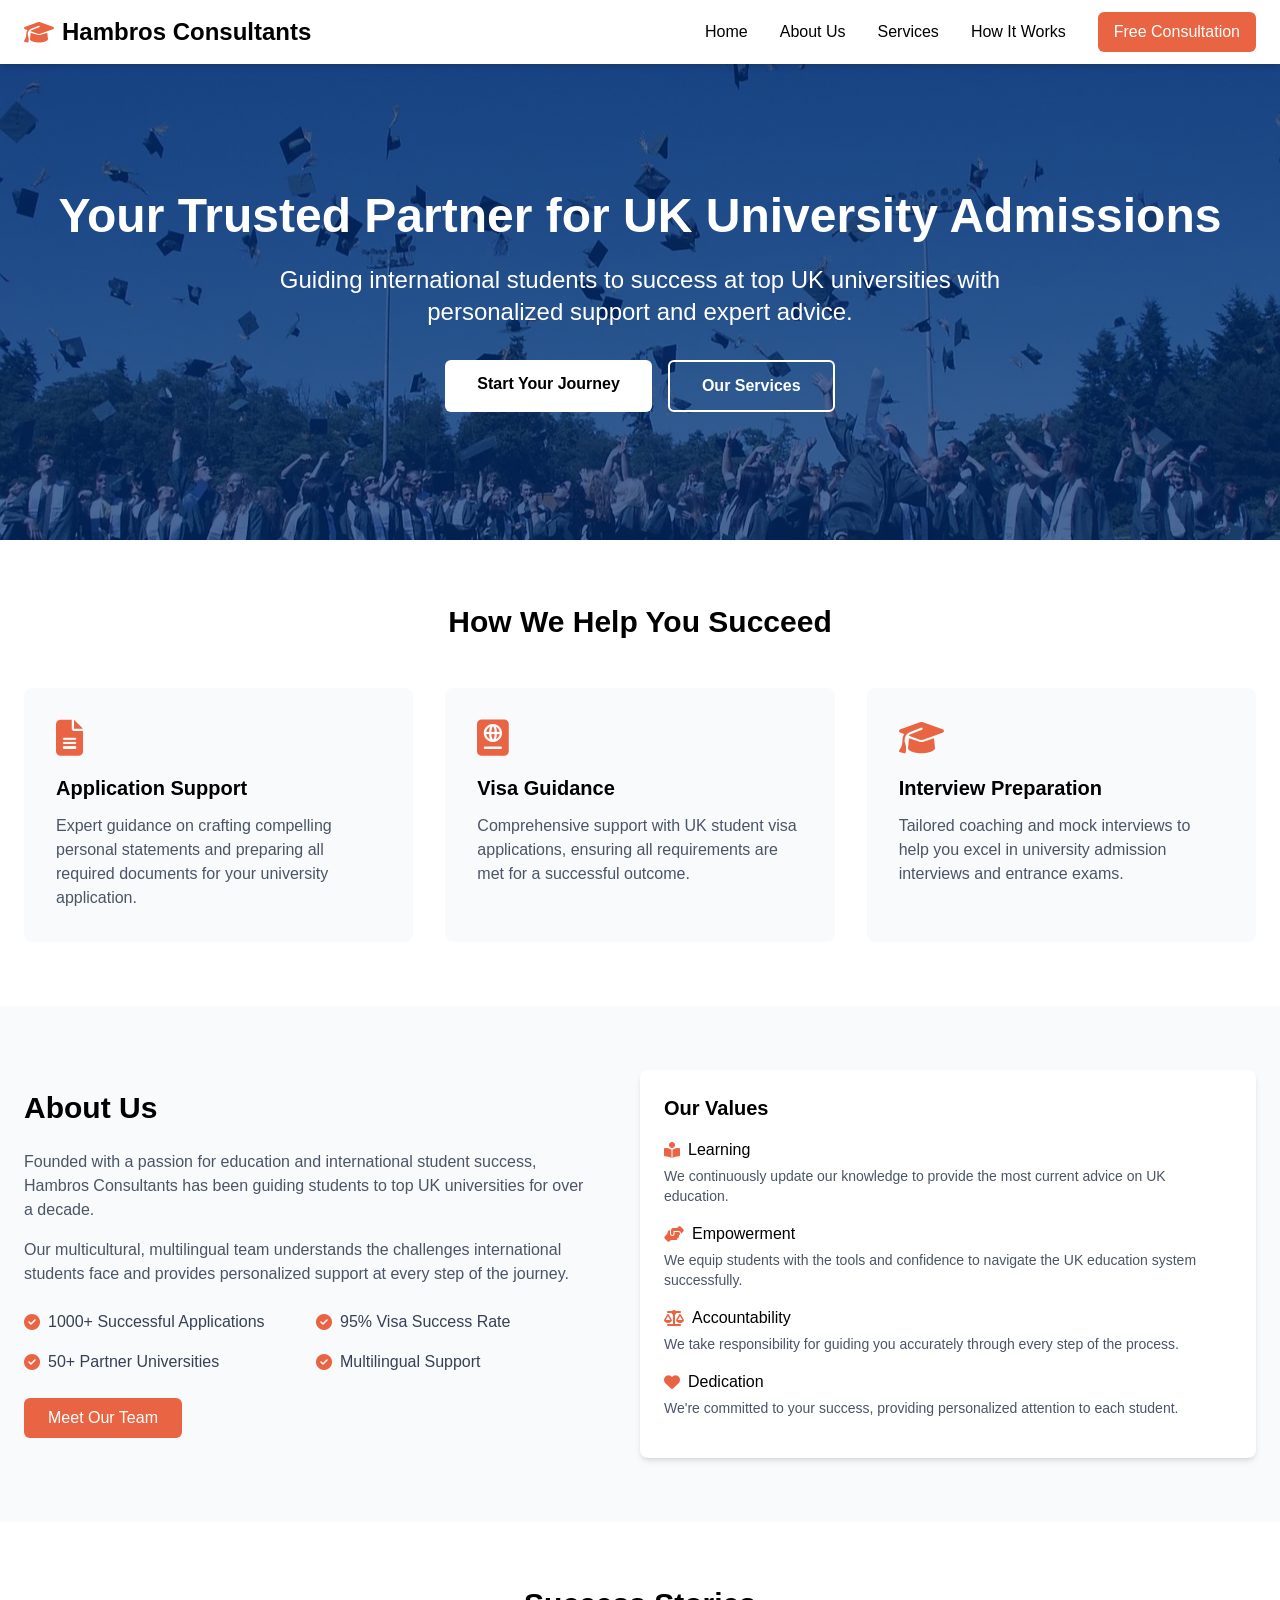
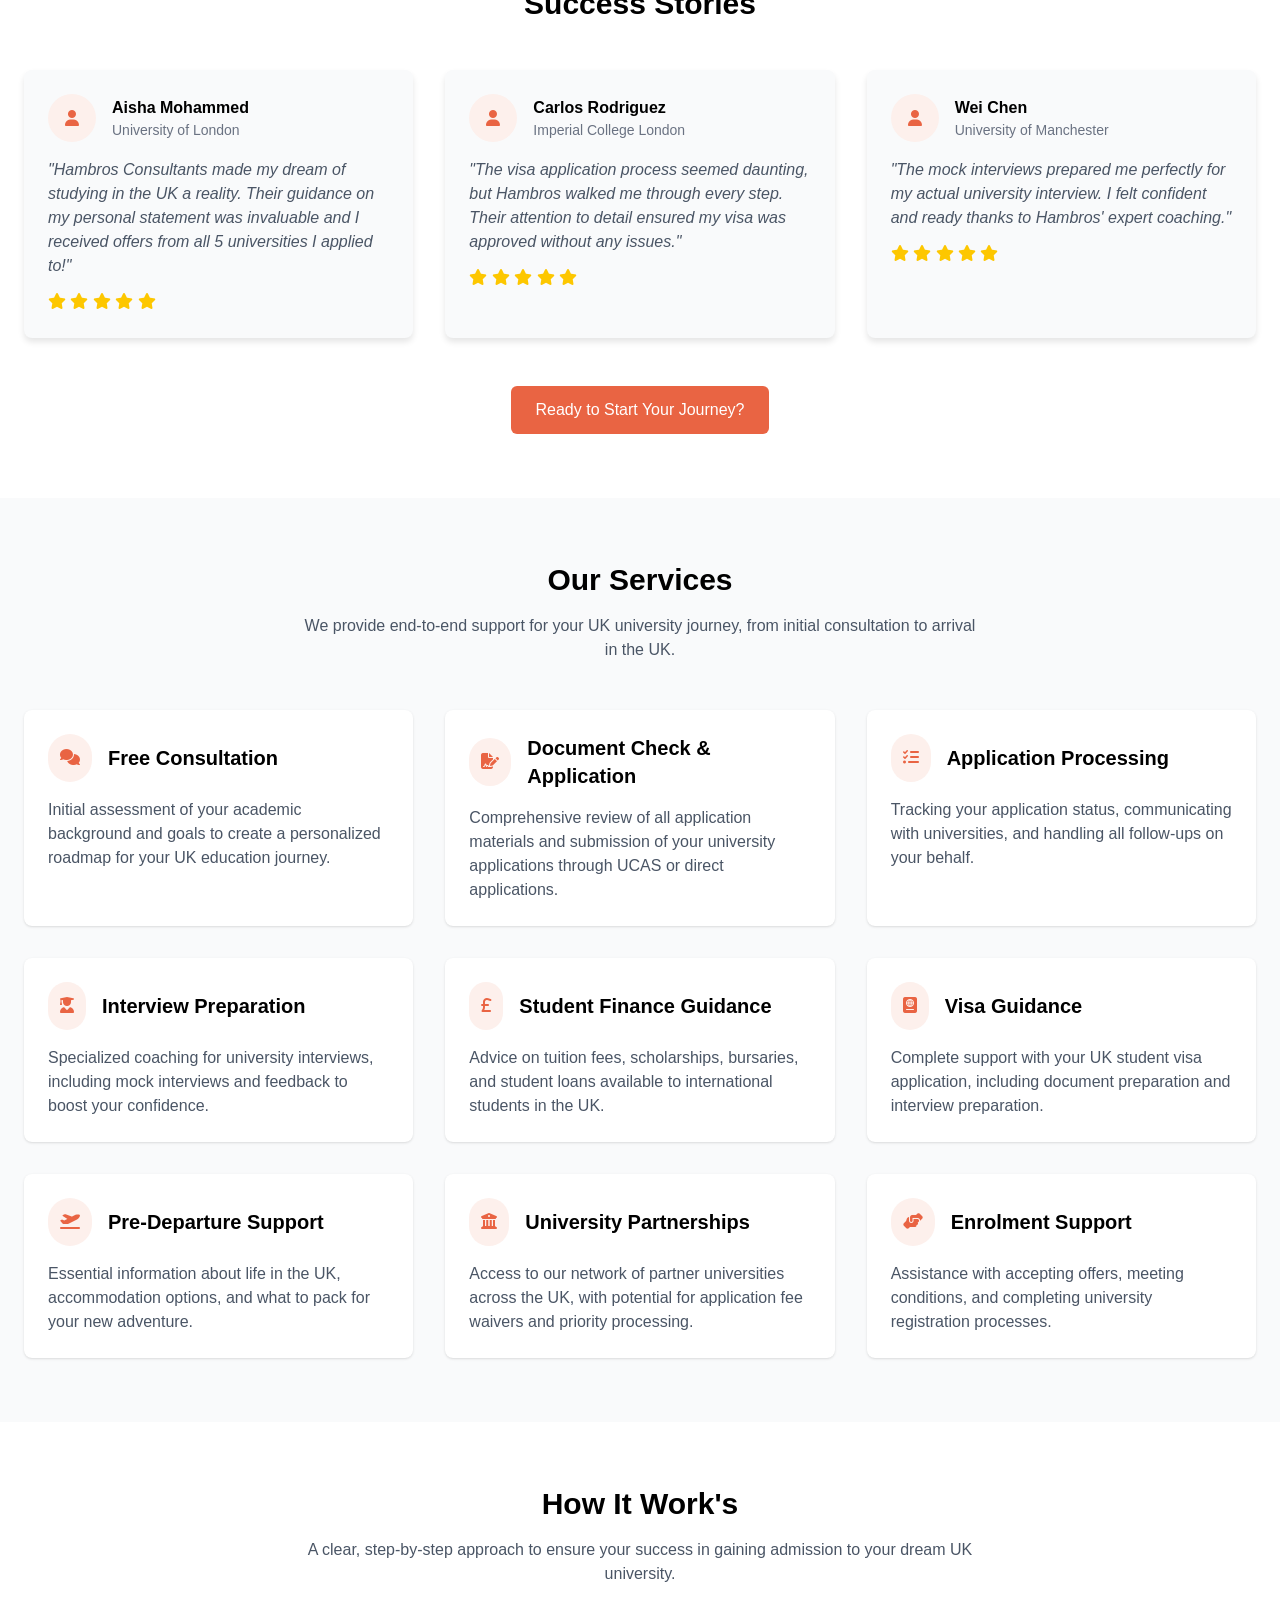
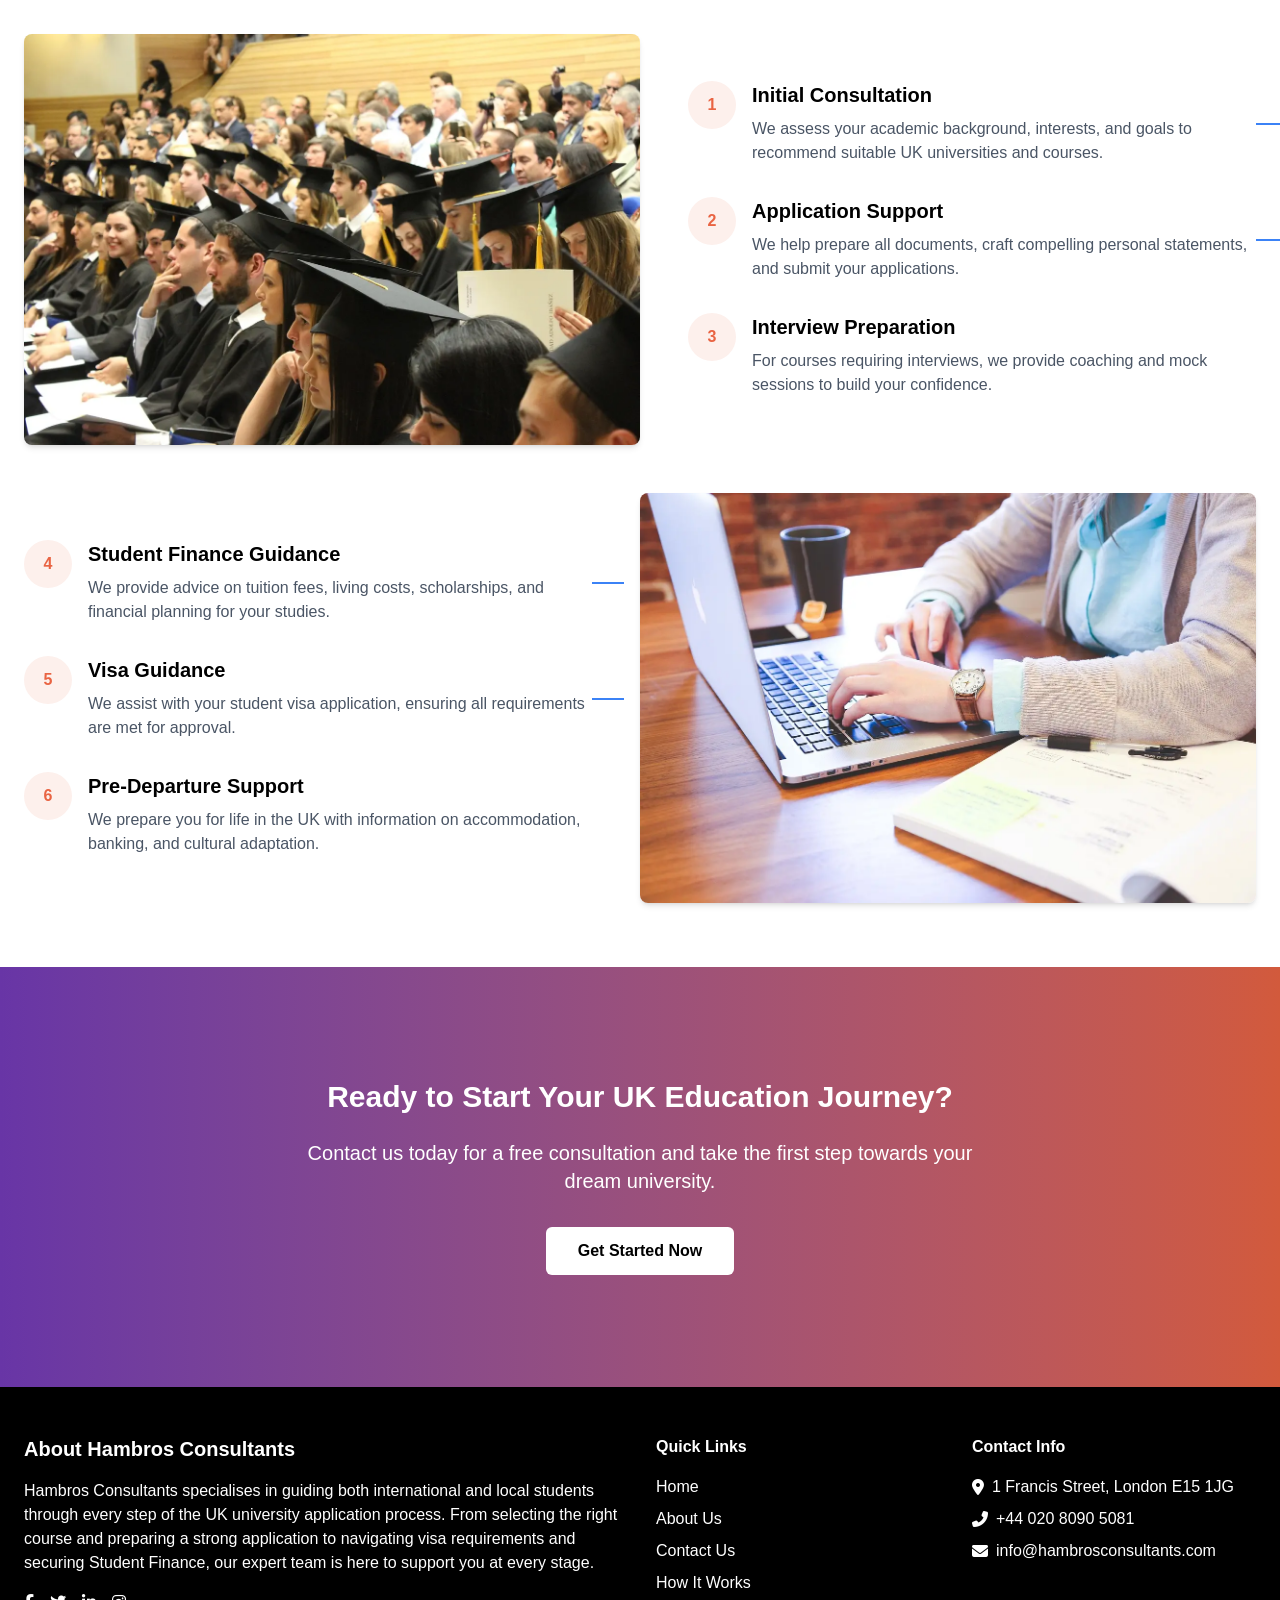
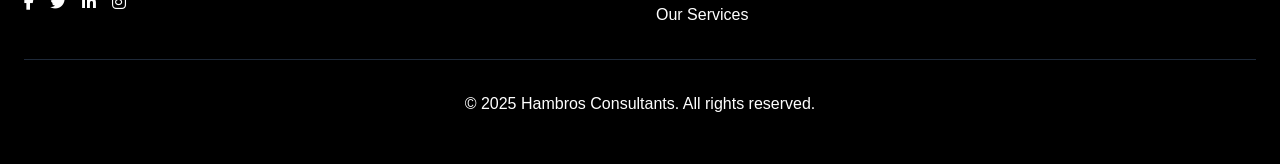
<file: index.html>
<!DOCTYPE html>
<html lang="en">

<head>
    <meta charset="UTF-8">
    <meta name="viewport" content="width=device-width, initial-scale=1.0">

    <title>Hambros Consultants | UK University Admissions Specialists</title>
    <meta name="description"
        content="Hambros Consultants provides expert guidance for international students seeking admission to top UK universities. From application support to visa guidance, we help you succeed.">
    <meta name="keywords"
        content="UK university admissions, international students, application support, visa guidance, personal statement help, interview preparation, student finance, pre-departure support">
    <meta name="author" content="Hambros Consultants">

    <link rel="stylesheet" href="/assets/css/style.css">
    <link rel="stylesheet" href="https://cdnjs.cloudflare.com/ajax/libs/font-awesome/6.4.0/css/all.min.css">

</head>

<body class="bg-gray-50 ">

    <!-- Navigation -->
    <nav class="bg-white shadow-md sticky top-0 z-50">
        <div class="container mx-auto px-6 py-3">
            <div class="flex items-center justify-between">
                <div class="flex items-center">
                    <div class="text-primary-900 font-bold text-2xl mr-2">
                        <a href="/" class="flex items-center">
                            <i class="fas fa-graduation-cap text-primary-600 mr-2"></i>
                            Hambros Consultants
                        </a>
                    </div>
                </div>

                <div class="hidden md:flex items-center space-x-8">
                    <a href="/" class="text-primary-900 hover:text-primary-600 font-medium">Home</a>
                    <a href="/about-us/" class="text-primary-900 hover:text-primary-600 font-medium">About Us</a>
                    <a href="/services/" class="text-primary-900 hover:text-primary-600 font-medium">Services</a>
                    <a href="/#process" class="text-primary-900 hover:text-primary-600 font-medium">How It Works</a>

                    <a href="/contact-us/"
                        class="bg-primary-600 text-white px-4 py-2 rounded-md hover:bg-primary-700 transition duration-300">Free
                        Consultation</a>
                </div>

                <div class="md:hidden flex items-center">
                    <button class="outline-none mobile-menu-button">
                        <svg class="w-6 h-6 text-primary-900" fill="none" stroke-linecap="round" stroke-linejoin="round"
                            stroke-width="2" viewBox="0 0 24 24" stroke="currentColor">
                            <path d="M4 6h16M4 12h16M4 18h16"></path>
                        </svg>
                    </button>
                </div>
            </div>

            <div class="mobile-menu hidden md:hidden">
                <div class="flex flex-col mt-4 space-y-2">
                    <a href="/" class="block px-2 py-1 text-primary-900 hover:bg-primary-50 rounded">Home</a>
                    <a href="/about-us/" class="block px-2 py-1 text-primary-900 hover:bg-primary-50 rounded">About
                        Us</a>
                    <a href="/services/"
                        class="block px-2 py-1 text-primary-900 hover:bg-primary-50 rounded">Services</a>
                    <a href="/#process" class="block px-2 py-1 text-primary-900 hover:bg-primary-50 rounded">How It
                        Works</a>

                    <a href="/contact-us/"
                        class="block bg-primary-600 text-white px-4 py-2 rounded-md hover:bg-primary-700 transition duration-300 text-center mt-2">Free
                        Consultation</a>
                </div>
            </div>
        </div>
    </nav>

    <!-- Hero Section -->
    <section class="hero text-white py-20 md:py-32">
        <div class="container mx-auto px-6 text-center">
            <h1 class="text-4xl md:text-5xl font-bold mb-6">Your Trusted Partner for UK University Admissions</h1>
            <p class="text-xl md:text-2xl mb-8 max-w-3xl mx-auto">Guiding international students to success at top UK
                universities with personalized support and expert advice.</p>
            <div class="flex flex-col md:flex-row justify-center gap-4">
                <a href="/contact-us/"
                    class="bg-white text-primary-900 px-8 py-3 rounded-md font-semibold hover:bg-gray-100 transition duration-300">Start
                    Your Journey</a>
                <a href="#services"
                    class="border-2 border-white px-8 py-3 rounded-md font-semibold hover:bg-white hover:text-primary-900 transition duration-300">Our
                    Services</a>
            </div>
        </div>
    </section>

    <!-- Key Services -->
    <section class="py-16 bg-white">
        <div class="container mx-auto px-6">
            <h2 class="text-3xl font-bold text-center text-primary-900 mb-12">How We Help You Succeed</h2>

            <div class="grid grid-cols-1 md:grid-cols-3 gap-8">
                <!-- Service 1 -->
                <div class="bg-gray-50 p-8 rounded-lg service-card transition duration-300">
                    <div class="text-primary-600 mb-4">
                        <i class="fas fa-file-alt text-4xl"></i>
                    </div>
                    <h3 class="text-xl font-semibold text-primary-900 mb-3">Application Support</h3>
                    <p class="text-gray-600">Expert guidance on crafting compelling personal statements and preparing
                        all required documents for your university application.</p>
                </div>

                <!-- Service 2 -->
                <div class="bg-gray-50 p-8 rounded-lg service-card transition duration-300">
                    <div class="text-primary-600 mb-4">
                        <i class="fas fa-passport text-4xl"></i>
                    </div>
                    <h3 class="text-xl font-semibold text-primary-900 mb-3">Visa Guidance</h3>
                    <p class="text-gray-600">Comprehensive support with UK student visa applications, ensuring all
                        requirements are met for a successful outcome.</p>
                </div>

                <!-- Service 3 -->
                <div class="bg-gray-50 p-8 rounded-lg service-card transition duration-300">
                    <div class="text-primary-600 mb-4">
                        <i class="fas fa-graduation-cap text-4xl"></i>
                    </div>
                    <h3 class="text-xl font-semibold text-primary-900 mb-3">Interview Preparation</h3>
                    <p class="text-gray-600">Tailored coaching and mock interviews to help you excel in university
                        admission interviews and entrance exams.</p>
                </div>
            </div>
        </div>
    </section>

    <!-- About Us -->
    <section id="about" class="py-16 bg-gray-50">
        <div class="container mx-auto px-6">
            <div class="flex flex-col md:flex-row items-center">
                <div class="md:w-1/2 mb-8 md:mb-0 md:pr-12">
                    <h2 class="text-3xl font-bold text-primary-900 mb-6">About Us</h2>
                    <p class="text-gray-600 mb-4">Founded with a passion for education and international student
                        success, Hambros Consultants has been guiding students to top UK universities for over a decade.
                    </p>
                    <p class="text-gray-600 mb-6">Our multicultural, multilingual team understands the challenges
                        international students face and provides personalized support at every step of the journey.</p>

                    <div class="grid grid-cols-2 gap-4 mb-6">
                        <div class="flex items-center">
                            <i class="fas fa-check-circle text-primary-600 mr-2"></i>
                            <span class="text-gray-700">1000+ Successful Applications</span>
                        </div>
                        <div class="flex items-center">
                            <i class="fas fa-check-circle text-primary-600 mr-2"></i>
                            <span class="text-gray-700">95% Visa Success Rate</span>
                        </div>
                        <div class="flex items-center">
                            <i class="fas fa-check-circle text-primary-600 mr-2"></i>
                            <span class="text-gray-700">50+ Partner Universities</span>
                        </div>
                        <div class="flex items-center">
                            <i class="fas fa-check-circle text-primary-600 mr-2"></i>
                            <span class="text-gray-700">Multilingual Support</span>
                        </div>
                    </div>

                    <a href="/contact-us/"
                        class="bg-primary-600 text-white px-6 py-2 rounded-md hover:bg-primary-700 transition duration-300 inline-block">Meet
                        Our Team</a>
                </div>

                <div class="md:w-1/2">
                    <div class="bg-white p-6 rounded-lg shadow-md">
                        <h3 class="text-xl font-semibold text-primary-900 mb-4">Our Values</h3>

                        <div class="mb-4">
                            <h4 class="font-medium text-primary-900 mb-1 flex items-center">
                                <i class="fas fa-book-reader text-primary-600 mr-2"></i> Learning
                            </h4>
                            <p class="text-gray-600 text-sm">We continuously update our knowledge to provide the most
                                current advice on UK education.</p>
                        </div>

                        <div class="mb-4">
                            <h4 class="font-medium text-primary-900 mb-1 flex items-center">
                                <i class="fas fa-hands-helping text-primary-600 mr-2"></i> Empowerment
                            </h4>
                            <p class="text-gray-600 text-sm">We equip students with the tools and confidence to navigate
                                the UK education system successfully.</p>
                        </div>

                        <div class="mb-4">
                            <h4 class="font-medium text-primary-900 mb-1 flex items-center">
                                <i class="fas fa-balance-scale text-primary-600 mr-2"></i> Accountability
                            </h4>
                            <p class="text-gray-600 text-sm">We take responsibility for guiding you accurately through
                                every step of the process.</p>
                        </div>

                        <div class="mb-4">
                            <h4 class="font-medium text-primary-900 mb-1 flex items-center">
                                <i class="fas fa-heart text-primary-600 mr-2"></i> Dedication
                            </h4>
                            <p class="text-gray-600 text-sm">We're committed to your success, providing personalized
                                attention to each student.</p>
                        </div>
                    </div>
                </div>
            </div>
        </div>
    </section>

    <!-- Testimonials -->
    <section class="py-16 bg-white">
        <div class="container mx-auto px-6">
            <h2 class="text-3xl font-bold text-center text-primary-900 mb-12">Success Stories</h2>

            <div class="grid grid-cols-1 md:grid-cols-3 gap-8">
                <!-- Testimonial 1 -->
                <div class="bg-gray-50 p-6 rounded-lg testimonial-card">
                    <div class="flex items-center mb-4">
                        <div class="w-12 h-12 rounded-full bg-primary-100 flex items-center justify-center mr-4">
                            <i class="fas fa-user text-primary-600"></i>
                        </div>
                        <div>
                            <h4 class="font-semibold text-primary-900">Aisha Mohammed</h4>
                            <p class="text-gray-500 text-sm">University of London</p>
                        </div>
                    </div>
                    <p class="text-gray-600 italic">"Hambros Consultants made my dream of studying in the UK a reality.
                        Their guidance on my personal statement was invaluable and I received offers from all 5
                        universities I applied to!"</p>
                    <div class="mt-3 text-yellow-400">
                        <i class="fas fa-star"></i>
                        <i class="fas fa-star"></i>
                        <i class="fas fa-star"></i>
                        <i class="fas fa-star"></i>
                        <i class="fas fa-star"></i>
                    </div>
                </div>

                <!-- Testimonial 2 -->
                <div class="bg-gray-50 p-6 rounded-lg testimonial-card">
                    <div class="flex items-center mb-4">
                        <div class="w-12 h-12 rounded-full bg-primary-100 flex items-center justify-center mr-4">
                            <i class="fas fa-user text-primary-600"></i>
                        </div>
                        <div>
                            <h4 class="font-semibold text-primary-900">Carlos Rodriguez</h4>
                            <p class="text-gray-500 text-sm">Imperial College London</p>
                        </div>
                    </div>
                    <p class="text-gray-600 italic">"The visa application process seemed daunting, but Hambros walked me
                        through every step. Their attention to detail ensured my visa was approved without any issues."
                    </p>
                    <div class="mt-3 text-yellow-400">
                        <i class="fas fa-star"></i>
                        <i class="fas fa-star"></i>
                        <i class="fas fa-star"></i>
                        <i class="fas fa-star"></i>
                        <i class="fas fa-star"></i>
                    </div>
                </div>

                <!-- Testimonial 3 -->
                <div class="bg-gray-50 p-6 rounded-lg testimonial-card">
                    <div class="flex items-center mb-4">
                        <div class="w-12 h-12 rounded-full bg-primary-100 flex items-center justify-center mr-4">
                            <i class="fas fa-user text-primary-600"></i>
                        </div>
                        <div>
                            <h4 class="font-semibold text-primary-900">Wei Chen</h4>
                            <p class="text-gray-500 text-sm">University of Manchester</p>
                        </div>
                    </div>
                    <p class="text-gray-600 italic">"The mock interviews prepared me perfectly for my actual university
                        interview. I felt confident and ready thanks to Hambros' expert coaching."</p>
                    <div class="mt-3 text-yellow-400">
                        <i class="fas fa-star"></i>
                        <i class="fas fa-star"></i>
                        <i class="fas fa-star"></i>
                        <i class="fas fa-star"></i>
                        <i class="fas fa-star"></i>
                    </div>
                </div>
            </div>

            <div class="text-center mt-12">
                <a href="/contact-us/"
                    class="bg-primary-600 text-white px-6 py-3 rounded-md hover:bg-primary-700 transition duration-300 inline-block">Ready
                    to Start Your Journey?</a>
            </div>
        </div>
    </section>

    <!-- Services -->
    <section id="services" class="py-16 bg-gray-50">
        <div class="container mx-auto px-6">
            <h2 class="text-3xl font-bold text-center text-primary-900 mb-4">Our Services</h2>
            <p class="text-center text-gray-600 max-w-2xl mx-auto mb-12">We provide end-to-end support for your UK
                university journey, from initial consultation to arrival in the UK.</p>

            <div class="grid grid-cols-1 md:grid-cols-2 lg:grid-cols-3 gap-8">
                <!-- Service 1 -->
                <div class="bg-white p-6 rounded-lg shadow-sm service-card">
                    <div class="flex items-center mb-4">
                        <div class="bg-primary-100 p-3 rounded-full mr-4">
                            <i class="fas fa-comments text-primary-600"></i>
                        </div>
                        <h3 class="text-xl font-semibold text-primary-900">Free Consultation</h3>
                    </div>
                    <p class="text-gray-600">Initial assessment of your academic background and goals to create a
                        personalized roadmap for your UK education journey.</p>
                </div>

                <!-- Service 2 -->
                <div class="bg-white p-6 rounded-lg shadow-sm service-card">
                    <div class="flex items-center mb-4">
                        <div class="bg-primary-100 p-3 rounded-full mr-4">
                            <i class="fas fa-file-signature text-primary-600"></i>
                        </div>
                        <h3 class="text-xl font-semibold text-primary-900">Document Check & Application</h3>
                    </div>
                    <p class="text-gray-600">Comprehensive review of all application materials and submission of your
                        university applications through UCAS or direct applications.</p>
                </div>

                <!-- Service 3 -->
                <div class="bg-white p-6 rounded-lg shadow-sm service-card">
                    <div class="flex items-center mb-4">
                        <div class="bg-primary-100 p-3 rounded-full mr-4">
                            <i class="fas fa-tasks text-primary-600"></i>
                        </div>
                        <h3 class="text-xl font-semibold text-primary-900">Application Processing</h3>
                    </div>
                    <p class="text-gray-600">Tracking your application status, communicating with universities, and
                        handling all follow-ups on your behalf.</p>
                </div>

                <!-- Service 4 -->
                <div class="bg-white p-6 rounded-lg shadow-sm service-card">
                    <div class="flex items-center mb-4">
                        <div class="bg-primary-100 p-3 rounded-full mr-4">
                            <i class="fas fa-user-graduate text-primary-600"></i>
                        </div>
                        <h3 class="text-xl font-semibold text-primary-900">Interview Preparation</h3>
                    </div>
                    <p class="text-gray-600">Specialized coaching for university interviews, including mock interviews
                        and feedback to boost your confidence.</p>
                </div>

                <!-- Service 5 -->
                <div class="bg-white p-6 rounded-lg shadow-sm service-card">
                    <div class="flex items-center mb-4">
                        <div class="bg-primary-100 p-3 rounded-full mr-4">
                            <i class="fas fa-pound-sign text-primary-600"></i>
                        </div>
                        <h3 class="text-xl font-semibold text-primary-900">Student Finance Guidance</h3>
                    </div>
                    <p class="text-gray-600">Advice on tuition fees, scholarships, bursaries, and student loans
                        available to international students in the UK.</p>
                </div>

                <!-- Service 6 -->
                <div class="bg-white p-6 rounded-lg shadow-sm service-card">
                    <div class="flex items-center mb-4">
                        <div class="bg-primary-100 p-3 rounded-full mr-4">
                            <i class="fas fa-passport text-primary-600"></i>
                        </div>
                        <h3 class="text-xl font-semibold text-primary-900">Visa Guidance</h3>
                    </div>
                    <p class="text-gray-600">Complete support with your UK student visa application, including document
                        preparation and interview preparation.</p>
                </div>

                <!-- Service 7 -->
                <div class="bg-white p-6 rounded-lg shadow-sm service-card">
                    <div class="flex items-center mb-4">
                        <div class="bg-primary-100 p-3 rounded-full mr-4">
                            <i class="fas fa-plane-departure text-primary-600"></i>
                        </div>
                        <h3 class="text-xl font-semibold text-primary-900">Pre-Departure Support</h3>
                    </div>
                    <p class="text-gray-600">Essential information about life in the UK, accommodation options, and what
                        to pack for your new adventure.</p>
                </div>

                <!-- Service 8 -->
                <div class="bg-white p-6 rounded-lg shadow-sm service-card">
                    <div class="flex items-center mb-4">
                        <div class="bg-primary-100 p-3 rounded-full mr-4">
                            <i class="fas fa-university text-primary-600"></i>
                        </div>
                        <h3 class="text-xl font-semibold text-primary-900">University Partnerships</h3>
                    </div>
                    <p class="text-gray-600">Access to our network of partner universities across the UK, with potential
                        for application fee waivers and priority processing.</p>
                </div>

                <!-- Service 9 -->
                <div class="bg-white p-6 rounded-lg shadow-sm service-card">
                    <div class="flex items-center mb-4">
                        <div class="bg-primary-100 p-3 rounded-full mr-4">
                            <i class="fas fa-hands-helping text-primary-600"></i>
                        </div>
                        <h3 class="text-xl font-semibold text-primary-900">Enrolment Support</h3>
                    </div>
                    <p class="text-gray-600">Assistance with accepting offers, meeting conditions, and completing
                        university registration processes.</p>
                </div>
            </div>
        </div>
    </section>

    <!-- How It Works -->
    <section id="process" class="py-16 bg-white">
        <div class="container mx-auto px-6">
            <h2 class="text-3xl font-bold text-center text-primary-900 mb-4">How It Work's</h2>
            <p class="text-center text-gray-600 max-w-2xl mx-auto mb-12">A clear, step-by-step approach to ensure your
                success in gaining admission to your dream UK university.</p>

            <div class="flex flex-col md:flex-row justify-between items-center mb-12">
                <div class="w-full md:w-1/2 mb-8 md:mb-0">
                    <img src="/assets/img/university-students.webp" alt="University students"
                        class="rounded-lg shadow-md w-full">
                </div>

                <div class="w-full md:w-1/2 md:pl-12">
                    <div class="grid grid-cols-1 gap-8">
                        <!-- Step 1 -->
                        <div class="flex timeline-step">
                            <div
                                class="bg-primary-100 p-3 rounded-full h-12 w-12 flex items-center justify-center mr-4 flex-shrink-0">
                                <span class="text-primary-600 font-bold">1</span>
                            </div>
                            <div>
                                <h3 class="text-xl font-semibold text-primary-900 mb-2">Initial Consultation</h3>
                                <p class="text-gray-600">We assess your academic background, interests, and goals to
                                    recommend suitable UK universities and courses.</p>
                            </div>
                        </div>

                        <!-- Step 2 -->
                        <div class="flex timeline-step">
                            <div
                                class="bg-primary-100 p-3 rounded-full h-12 w-12 flex items-center justify-center mr-4 flex-shrink-0">
                                <span class="text-primary-600 font-bold">2</span>
                            </div>
                            <div>
                                <h3 class="text-xl font-semibold text-primary-900 mb-2">Application Support</h3>
                                <p class="text-gray-600">We help prepare all documents, craft compelling personal
                                    statements, and submit your applications.</p>
                            </div>
                        </div>

                        <!-- Step 3 -->
                        <div class="flex timeline-step">
                            <div
                                class="bg-primary-100 p-3 rounded-full h-12 w-12 flex items-center justify-center mr-4 flex-shrink-0">
                                <span class="text-primary-600 font-bold">3</span>
                            </div>
                            <div>
                                <h3 class="text-xl font-semibold text-primary-900 mb-2">Interview Preparation</h3>
                                <p class="text-gray-600">For courses requiring interviews, we provide coaching and mock
                                    sessions to build your confidence.</p>
                            </div>
                        </div>
                    </div>
                </div>
            </div>

            <div class="flex flex-col md:flex-row justify-between items-center">
                <div class="w-full md:w-1/2 mb-8 md:mb-0 md:order-2">
                    <img src="/assets/img/working-student.webp" alt="reading college student"
                        class="rounded-lg shadow-md w-full">
                </div>

                <div class="w-full md:w-1/2 md:pr-12 md:order-1">
                    <div class="grid grid-cols-1 gap-8">
                        <!-- Step 4 -->
                        <div class="flex timeline-step">
                            <div
                                class="bg-primary-100 p-3 rounded-full h-12 w-12 flex items-center justify-center mr-4 flex-shrink-0">
                                <span class="text-primary-600 font-bold">4</span>
                            </div>
                            <div>
                                <h3 class="text-xl font-semibold text-primary-900 mb-2">Student Finance Guidance</h3>
                                <p class="text-gray-600">We provide advice on tuition fees, living costs, scholarships,
                                    and financial planning for your studies.</p>
                            </div>
                        </div>

                        <!-- Step 5 -->
                        <div class="flex timeline-step">
                            <div
                                class="bg-primary-100 p-3 rounded-full h-12 w-12 flex items-center justify-center mr-4 flex-shrink-0">
                                <span class="text-primary-600 font-bold">5</span>
                            </div>
                            <div>
                                <h3 class="text-xl font-semibold text-primary-900 mb-2">Visa Guidance</h3>
                                <p class="text-gray-600">We assist with your student visa application, ensuring all
                                    requirements are met for approval.</p>
                            </div>
                        </div>

                        <!-- Step 6 -->
                        <div class="flex timeline-step">
                            <div
                                class="bg-primary-100 p-3 rounded-full h-12 w-12 flex items-center justify-center mr-4 flex-shrink-0">
                                <span class="text-primary-600 font-bold">6</span>
                            </div>
                            <div>
                                <h3 class="text-xl font-semibold text-primary-900 mb-2">Pre-Departure Support</h3>
                                <p class="text-gray-600">We prepare you for life in the UK with information on
                                    accommodation, banking, and cultural adaptation.</p>
                            </div>
                        </div>
                    </div>
                </div>
            </div>
        </div>
    </section>

    <!-- CTA Section -->
    <section class="bg-gradient-to-r from-primary-500 to-primary-700 text-white py-20 md:py-28">
        <div class="container mx-auto px-6 text-center">
            <h2 class="text-3xl font-bold mb-6">Ready to Start Your UK Education Journey?</h2>
            <p class="text-xl mb-8 max-w-2xl mx-auto">Contact us today for a free consultation and take the first step
                towards your dream university.</p>
            <a href="/contact-us/"
                class="bg-white text-primary-900 px-8 py-3 rounded-md font-semibold hover:bg-gray-100 transition duration-300 inline-block">Get
                Started Now</a>
        </div>
    </section>


    <footer class="bg-primary-900 text-white py-12">
        <div class="container mx-auto px-6">
            <div class="grid grid-cols-1 lg:grid-cols-12 gap-8">
                <!-- Column 1: About - 50% width -->
                <div class="lg:col-span-6">
                    <h3 class="text-xl font-bold mb-4">About Hambros Consultants</h3>
                    <p class="mb-4">
                       Hambros Consultants specialises in guiding both international and local students through every step of the UK university application process. From selecting the right course and preparing a strong application to navigating visa requirements and securing Student Finance, our expert team is here to support you at every stage.
                    </p>
                    <div class="flex space-x-4">
                        <a href="#" class="hover:text-primary-300"><i class="fab fa-facebook-f"></i></a>
                        <a href="#" class="hover:text-primary-300"><i class="fab fa-twitter"></i></a>
                        <a href="#" class="hover:text-primary-300"><i class="fab fa-linkedin-in"></i></a>
                        <a href="#" class="hover:text-primary-300"><i class="fab fa-instagram"></i></a>
                    </div>
                </div>

                <!-- Column 2: Services - 25% width -->
                <div class="lg:col-span-3">
                    <h4 class="font-semibold mb-4">Quick Links</h4>
                    <ul class="space-y-2">
                        <li><a href="/" class="hover:text-primary-300">Home</a></li>
                        <li><a href="/about-us/" class="hover:text-primary-300">About Us</a></li>
                        <li><a href="/contact-us/" class="hover:text-primary-300">Contact Us</a></li>
                        <li><a href="/#process" class="hover:text-primary-300">How It Works</a></li>
                        <li><a href="/services/" class="hover:text-primary-300">Our Services</a></li>
                    </ul>
                </div>

                <!-- Column 3: Contact Info - 25% width -->
                <div class="lg:col-span-3">
                    <h4 class="font-semibold mb-4">Contact Info</h4>
                    <ul class="space-y-2">
                        <li class="flex items-start">
                            <i class="fas fa-map-marker-alt mr-2 mt-1"></i>
                            <span>1 Francis Street, London E15 1JG</span>
                        </li>
                        <li class="flex items-start">
                            <i class="fas fa-phone-alt mr-2 mt-1"></i>
                            <span>+44 020 8090 5081</span>
                        </li>
                        <li class="flex items-start">
                            <i class="fas fa-envelope mr-2 mt-1"></i>
                            <span>info@hambrosconsultants.com</span>
                        </li>
                    </ul>
                </div>
            </div>

            <div class="border-t border-gray-800 mt-8 pt-8 flex flex-col md:flex-row justify-center items-center">
                <p>© 2025 Hambros Consultants. All rights reserved.</p>
                <!-- <div class="flex space-x-4 mt-4 md:mt-0">
                <a href="#" class="hover:text-primary-300">Privacy Policy</a>
                <a href="#" class="hover:text-primary-300">Terms of Service</a>
            </div> -->
            </div>
        </div>
    </footer>


    <!-- Scripts -->
    <script src="/assets/js/script.min.js"></script>
</body>

</html>
</file>
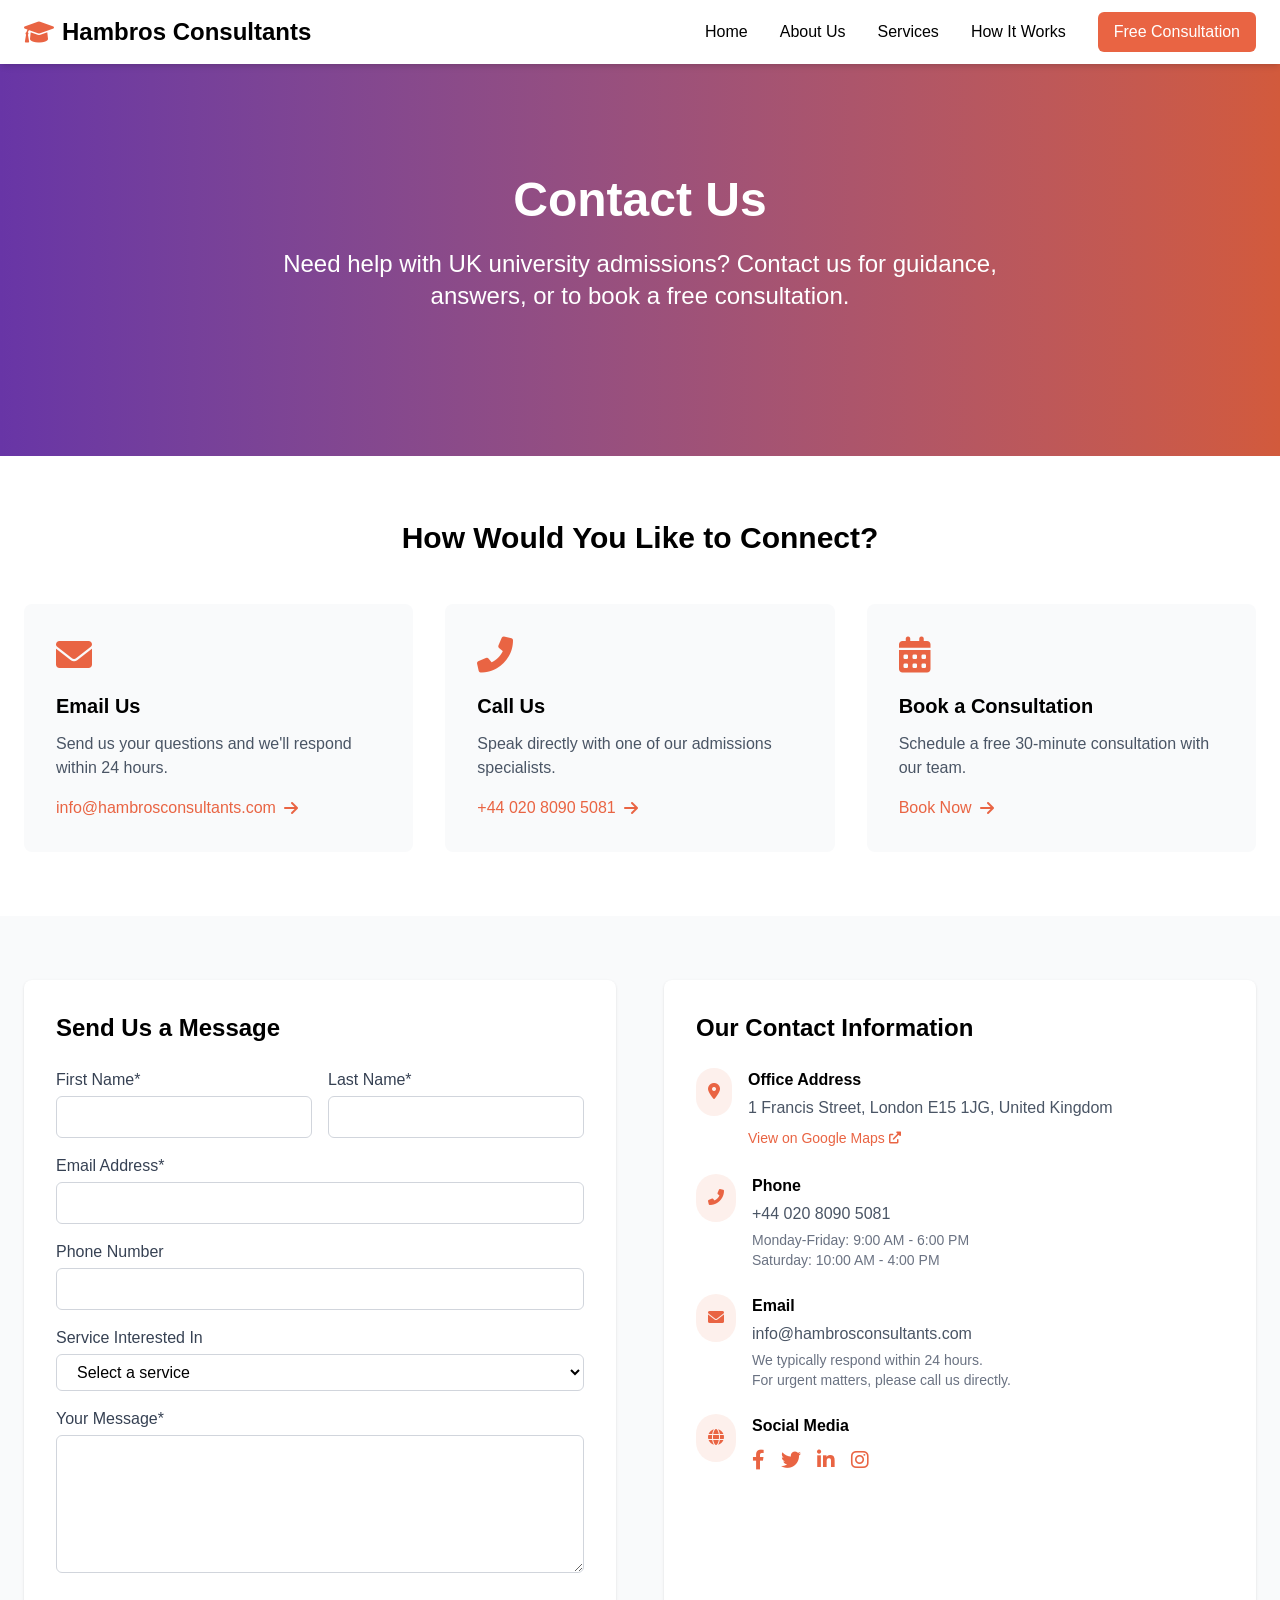
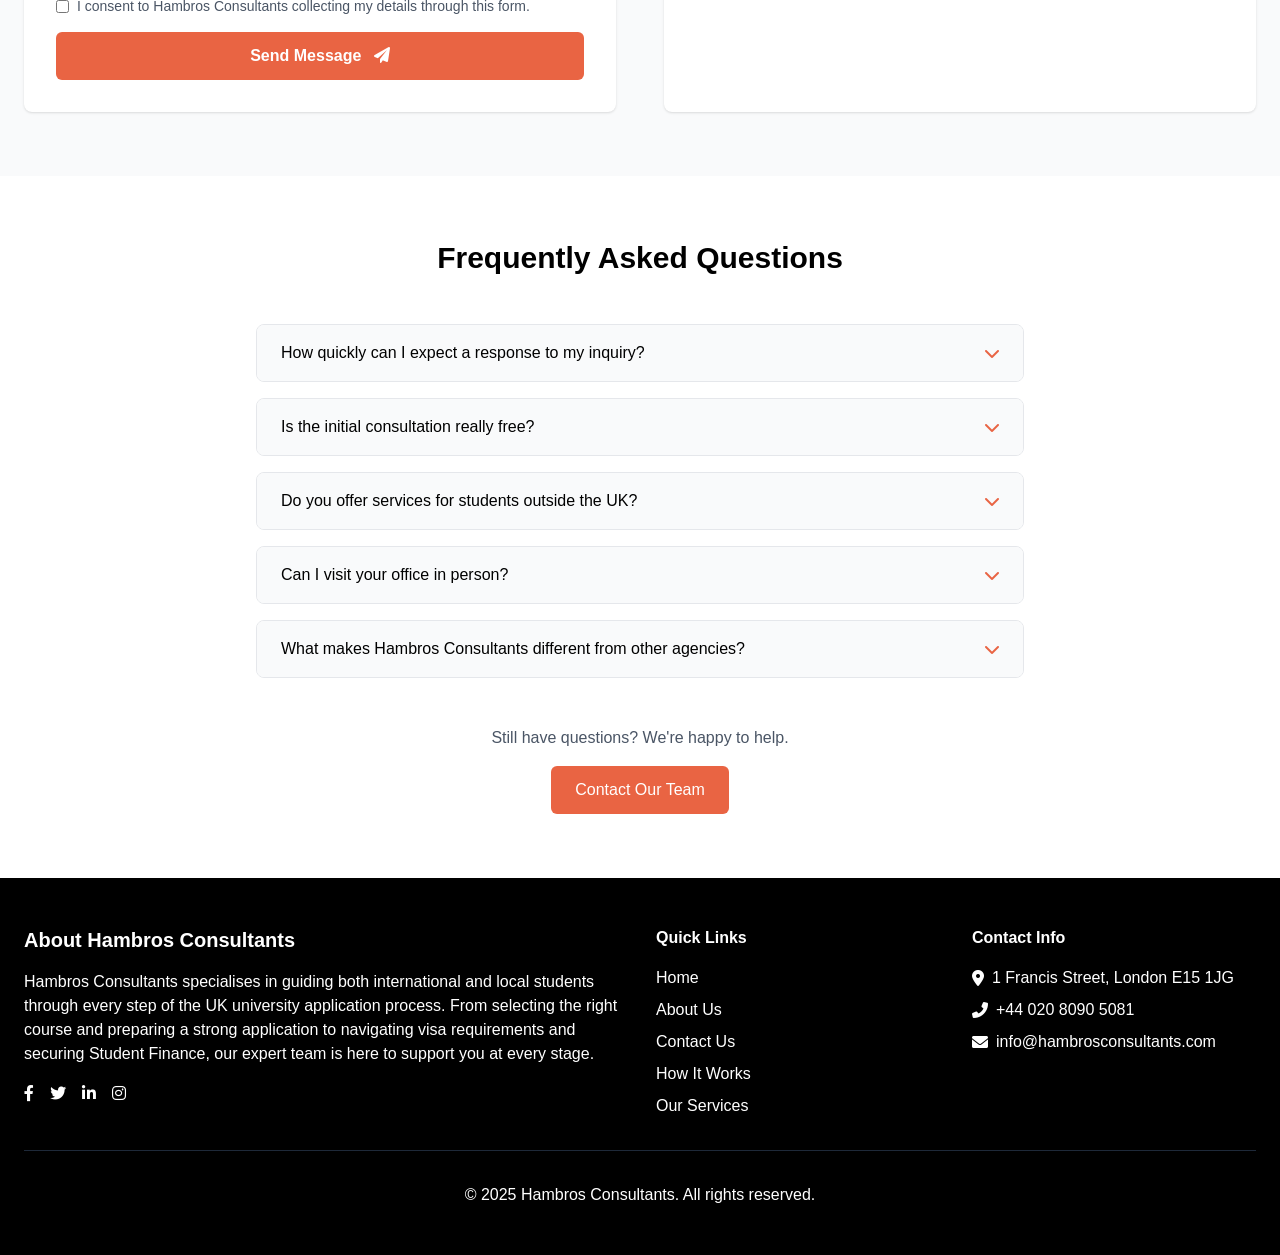
<file: contact-us/index.html>
<!DOCTYPE html>
<html lang="en">

<head>
    <meta charset="UTF-8">
    <meta name="viewport" content="width=device-width, initial-scale=1.0">
    <title>Contact Us | Hambros Consultants</title>
    <link rel="stylesheet" href="/assets/css/style.css">
    <link rel="stylesheet" href="https://cdnjs.cloudflare.com/ajax/libs/font-awesome/6.0.0-beta3/css/all.min.css">
</head>

<body>

    <!-- Navigation -->
    <nav class="bg-white shadow-md sticky top-0 z-50">
        <div class="container mx-auto px-6 py-3">
            <div class="flex items-center justify-between">
                <div class="flex items-center">
                    <div class="text-primary-900 font-bold text-2xl mr-2">
                        <a href="/" class="flex items-center">
                            <i class="fas fa-graduation-cap text-primary-600 mr-2"></i>
                            Hambros Consultants
                        </a>
                    </div>
                </div>

                <div class="hidden md:flex items-center space-x-8">
                    <a href="/" class="text-primary-900 hover:text-primary-600 font-medium">Home</a>
                    <a href="/about-us/" class="text-primary-900 hover:text-primary-600 font-medium">About Us</a>
                    <a href="/services/" class="text-primary-900 hover:text-primary-600 font-medium">Services</a>
                    <a href="/#process" class="text-primary-900 hover:text-primary-600 font-medium">How It Works</a>

                    <a href="/contact-us/"
                        class="bg-primary-600 text-white px-4 py-2 rounded-md hover:bg-primary-700 transition duration-300">Free
                        Consultation</a>
                </div>

                <div class="md:hidden flex items-center">
                    <button class="outline-none mobile-menu-button">
                        <svg class="w-6 h-6 text-primary-900" fill="none" stroke-linecap="round" stroke-linejoin="round"
                            stroke-width="2" viewBox="0 0 24 24" stroke="currentColor">
                            <path d="M4 6h16M4 12h16M4 18h16"></path>
                        </svg>
                    </button>
                </div>
            </div>

            <div class="mobile-menu hidden md:hidden">
                <div class="flex flex-col mt-4 space-y-2">
                    <a href="/" class="block px-2 py-1 text-primary-900 hover:bg-primary-50 rounded">Home</a>
                    <a href="/about-us/" class="block px-2 py-1 text-primary-900 hover:bg-primary-50 rounded">About
                        Us</a>
                    <a href="/services/"
                        class="block px-2 py-1 text-primary-900 hover:bg-primary-50 rounded">Services</a>
                    <a href="/#process" class="block px-2 py-1 text-primary-900 hover:bg-primary-50 rounded">How It
                        Works</a>

                    <a href="/contact-us/"
                        class="block bg-primary-600 text-white px-4 py-2 rounded-md hover:bg-primary-700 transition duration-300 text-center mt-2">Free
                        Consultation</a>
                </div>
            </div>
        </div>
    </nav>

    <!-- Hero Section -->
    <section class="bg-gradient-to-r from-primary-500 to-primary-700 text-white py-20 md:py-28">
        <div class="container mx-auto px-6 text-center">
            <h1 class="text-4xl md:text-5xl font-bold mb-6">Contact Us
            </h1>
            <p class="text-xl md:text-2xl mb-8 max-w-3xl mx-auto">
                Need help with UK university admissions? Contact us for guidance, answers, or to book a free
                consultation.
            </p>

        </div>
    </section>

    <!-- Contact Options -->
    <section class="py-16 bg-white">
        <div class="container mx-auto px-6">
            <h2 class="text-3xl font-bold text-center text-primary-900 mb-12">How Would You Like to Connect?</h2>

            <div class="grid grid-cols-1 md:grid-cols-3 gap-8">
                <!-- Contact Option 1 -->
                <div class="bg-gray-50 p-8 rounded-lg contact-card transition duration-300">
                    <div class="text-primary-600 mb-4 text-4xl">
                        <i class="fas fa-envelope"></i>
                    </div>
                    <h3 class="text-xl font-semibold text-primary-900 mb-3">Email Us</h3>
                    <p class="text-gray-600 mb-4">Send us your questions and we'll respond within 24 hours.</p>
                    <a href="mailto:info@hambrosconsultants.com"
                        class="text-primary-600 font-medium hover:text-primary-800 inline-flex items-center">
                        info@hambrosconsultants.com <i class="fas fa-arrow-right ml-2"></i>
                    </a>
                </div>

                <!-- Contact Option 2 -->
                <div class="bg-gray-50 p-8 rounded-lg contact-card transition duration-300">
                    <div class="text-primary-600 mb-4 text-4xl">
                        <i class="fas fa-phone-alt"></i>
                    </div>
                    <h3 class="text-xl font-semibold text-primary-900 mb-3">Call Us</h3>
                    <p class="text-gray-600 mb-4">Speak directly with one of our admissions specialists.</p>
                    <a href="tel:+4402080905081"
                        class="text-primary-600 font-medium hover:text-primary-800 inline-flex items-center">
                        +44 020 8090 5081 <i class="fas fa-arrow-right ml-2"></i>
                    </a>
                </div>

                <!-- Contact Option 3 -->
                <div class="bg-gray-50 p-8 rounded-lg contact-card transition duration-300">
                    <div class="text-primary-600 mb-4 text-4xl">
                        <i class="fas fa-calendar-alt"></i>
                    </div>
                    <h3 class="text-xl font-semibold text-primary-900 mb-3">Book a Consultation</h3>
                    <p class="text-gray-600 mb-4">Schedule a free 30-minute consultation with our team.</p>
                    <a href="#contact-form"
                        class="text-primary-600 font-medium hover:text-primary-800 inline-flex items-center">
                        Book Now <i class="fas fa-arrow-right ml-2"></i>
                    </a>
                </div>
            </div>
        </div>
    </section>

    <!-- Contact Form & Info -->
    <section id="contact-form" class="py-16 bg-gray-50">
        <div class="container mx-auto px-6">
            <div class="flex flex-col lg:flex-row gap-12">
                <!-- Contact Form -->
                <div class="lg:w-1/2">
                    <div class="bg-white p-8 rounded-lg shadow-sm">
                        <h2 class="text-2xl font-bold text-primary-900 mb-6">Send Us a Message</h2>
                        <form id="contactForm" class="space-y-4" action="https://formspree.io/f/xldnbywe" method="POST">
                            <div class="grid grid-cols-1 md:grid-cols-2 gap-4">
                                <div>
                                    <label for="first-name" class="block text-gray-700 mb-1">First Name*</label>
                                    <input type="text" id="first-name" name="first-name"
                                        class="w-full px-4 py-2 border border-gray-300 rounded-md form-input focus:outline-none"
                                        required>
                                </div>
                                <div>
                                    <label for="last-name" class="block text-gray-700 mb-1">Last Name*</label>
                                    <input type="text" id="last-name" name="last-name"
                                        class="w-full px-4 py-2 border border-gray-300 rounded-md form-input focus:outline-none"
                                        required>
                                </div>
                            </div>

                            <div>
                                <label for="email" class="block text-gray-700 mb-1">Email Address*</label>
                                <input type="email" id="email" name="email"
                                    class="w-full px-4 py-2 border border-gray-300 rounded-md form-input focus:outline-none"
                                    required>
                            </div>

                            <div>
                                <label for="phone" class="block text-gray-700 mb-1">Phone Number</label>
                                <input type="tel" id="phone" name="phone"
                                    class="w-full px-4 py-2 border border-gray-300 rounded-md form-input focus:outline-none">
                            </div>

                            <div>
                                <label for="service" class="block text-gray-700 mb-1">Service Interested In</label>
                                <select id="service" name="service"
                                    class="w-full px-4 py-2 border border-gray-300 rounded-md form-input focus:outline-none">
                                    <option value="">Select a service</option>
                                    <option value="application-support">Application Support</option>
                                    <option value="visa-guidance">Visa Guidance</option>
                                    <option value="interview-prep">Interview Preparation</option>
                                    <option value="consultation">Free Consultation</option>
                                    <option value="other">Other</option>
                                </select>
                            </div>

                            <div>
                                <label for="message" class="block text-gray-700 mb-1">Your Message*</label>
                                <textarea id="message" name="message" rows="5"
                                    class="w-full px-4 py-2 border border-gray-300 rounded-md form-input focus:outline-none"
                                    required></textarea>
                            </div>

                            <div class="flex items-center">
                                <input type="checkbox" id="consent" name="consent" class="mr-2" required>
                                <label for="consent" class="text-gray-600 text-sm">I consent to Hambros Consultants
                                    collecting my details through this form.</label>
                            </div>

                            <input type="text" name="_gotcha" style="display:none" />

                            <button type="submit"
                                class="bg-primary-600 text-white px-6 py-3 rounded-md hover:bg-primary-700 transition duration-300 w-full font-semibold">
                                Send Message <i class="fas fa-paper-plane ml-2"></i>
                            </button>
                        </form>
                    </div>
                </div>

                <!-- Contact Info -->
                <div class="lg:w-1/2">
                    <div class="bg-white p-8 rounded-lg shadow-sm h-full">
                        <h2 class="text-2xl font-bold text-primary-900 mb-6">Our Contact Information</h2>

                        <div class="space-y-6">
                            <div class="flex items-start">
                                <div class="bg-primary-100 p-3 rounded-full mr-4 text-primary-600">
                                    <i class="fas fa-map-marker-alt"></i>
                                </div>
                                <div>
                                    <h3 class="font-semibold text-primary-900 mb-1">Office Address</h3>
                                    <p class="text-gray-600">1 Francis Street, London E15 1JG, United Kingdom</p>
                                    <a href="https://maps.google.com/maps?ll=51.546436,0.005369&z=16&t=m&hl=en&gl=US&mapclient=embed&q=1%20Francis%20St%20London%20E15%201JG%20UK"
                                        class="text-primary-600 text-sm hover:text-primary-800 inline-flex items-center mt-2">
                                        View on Google Maps <i class="fas fa-external-link-alt ml-1 text-xs"></i>
                                    </a>
                                </div>
                            </div>

                            <div class="flex items-start">
                                <div class="bg-primary-100 p-3 rounded-full mr-4 text-primary-600">
                                    <i class="fas fa-phone-alt"></i>
                                </div>
                                <div>
                                    <h3 class="font-semibold text-primary-900 mb-1">Phone</h3>
                                    <p class="text-gray-600">+44 020 8090 5081</p>
                                    <p class="text-gray-500 text-sm mt-1">Monday-Friday: 9:00 AM - 6:00 PM</p>
                                    <p class="text-gray-500 text-sm">Saturday: 10:00 AM - 4:00 PM</p>
                                </div>
                            </div>

                            <div class="flex items-start">
                                <div class="bg-primary-100 p-3 rounded-full mr-4 text-primary-600">
                                    <i class="fas fa-envelope"></i>
                                </div>
                                <div>
                                    <h3 class="font-semibold text-primary-900 mb-1">Email</h3>
                                    <p class="text-gray-600">info@hambrosconsultants.com</p>
                                    <p class="text-gray-500 text-sm mt-1">We typically respond within 24 hours.</p>
                                    <p class="text-gray-500 text-sm">For urgent matters, please call us directly.</p>
                                </div>
                            </div>

                            <div class="flex items-start">
                                <div class="bg-primary-100 p-3 rounded-full mr-4 text-primary-600">
                                    <i class="fas fa-globe"></i>
                                </div>
                                <div>
                                    <h3 class="font-semibold text-primary-900 mb-1">Social Media</h3>
                                    <div class="flex space-x-4 mt-2">
                                        <a href="#" class="text-primary-600 hover:text-primary-800 text-xl"><i
                                                class="fab fa-facebook-f"></i></a>
                                        <a href="#" class="text-primary-600 hover:text-primary-800 text-xl"><i
                                                class="fab fa-twitter"></i></a>
                                        <a href="#" class="text-primary-600 hover:text-primary-800 text-xl"><i
                                                class="fab fa-linkedin-in"></i></a>
                                        <a href="#" class="text-primary-600 hover:text-primary-800 text-xl"><i
                                                class="fab fa-instagram"></i></a>
                                    </div>
                                </div>
                            </div>
                        </div>

                        
                    </div>
                </div>
            </div>
        </div>
    </section>

    <!-- FAQ Section -->
    <section class="py-16 bg-white">
        <div class="container mx-auto px-6">
            <h2 class="text-3xl font-bold text-center text-primary-900 mb-12">Frequently Asked Questions</h2>

            <div class="max-w-3xl mx-auto space-y-4">
                <!-- FAQ Item 1 -->
                <div class="border border-gray-200 rounded-lg overflow-hidden">
                    <button
                        class="faq-question w-full text-left px-6 py-4 bg-gray-50 hover:bg-gray-100 transition duration-300 flex justify-between items-center">
                        <span class="font-medium text-primary-900">How quickly can I expect a response to my
                            inquiry?</span>
                        <i class="fas fa-chevron-down text-primary-600 transition duration-300"></i>
                    </button>
                    <div class="faq-answer px-6 py-4 hidden">
                        <p class="text-gray-600">We typically respond to all inquiries within 24 hours during our
                            business hours (Monday-Friday 9AM-6PM, Saturday 10AM-4PM). For urgent matters, we recommend
                            calling our office directly.</p>
                    </div>
                </div>

                <!-- FAQ Item 2 -->
                <div class="border border-gray-200 rounded-lg overflow-hidden">
                    <button
                        class="faq-question w-full text-left px-6 py-4 bg-gray-50 hover:bg-gray-100 transition duration-300 flex justify-between items-center">
                        <span class="font-medium text-primary-900">Is the initial consultation really free?</span>
                        <i class="fas fa-chevron-down text-primary-600 transition duration-300"></i>
                    </button>
                    <div class="faq-answer px-6 py-4 hidden">
                        <p class="text-gray-600">Yes, our 30-minute initial consultation is completely free with no
                            obligation. This gives us a chance to understand your goals and for you to learn how we can
                            help with your UK university admission process.</p>
                    </div>
                </div>

                <!-- FAQ Item 3 -->
                <div class="border border-gray-200 rounded-lg overflow-hidden">
                    <button
                        class="faq-question w-full text-left px-6 py-4 bg-gray-50 hover:bg-gray-100 transition duration-300 flex justify-between items-center">
                        <span class="font-medium text-primary-900">Do you offer services for students outside the
                            UK?</span>
                        <i class="fas fa-chevron-down text-primary-600 transition duration-300"></i>
                    </button>
                    <div class="faq-answer px-6 py-4 hidden">
                        <p class="text-gray-600">Absolutely! We specialize in helping international students from around
                            the world gain admission to UK universities. Our team is multilingual and experienced with
                            the specific challenges international applicants face.</p>
                    </div>
                </div>

                <!-- FAQ Item 4 -->
                <div class="border border-gray-200 rounded-lg overflow-hidden">
                    <button
                        class="faq-question w-full text-left px-6 py-4 bg-gray-50 hover:bg-gray-100 transition duration-300 flex justify-between items-center">
                        <span class="font-medium text-primary-900">Can I visit your office in person?</span>
                        <i class="fas fa-chevron-down text-primary-600 transition duration-300"></i>
                    </button>
                    <div class="faq-answer px-6 py-4 hidden">
                        <p class="text-gray-600">Yes, we welcome visitors by appointment. Please contact us in advance
                            to schedule a meeting with one of our consultants. We also offer virtual consultations via
                            Zoom or Google Meet for those who cannot visit in person.</p>
                    </div>
                </div>

                <!-- FAQ Item 5 -->
                <div class="border border-gray-200 rounded-lg overflow-hidden">
                    <button
                        class="faq-question w-full text-left px-6 py-4 bg-gray-50 hover:bg-gray-100 transition duration-300 flex justify-between items-center">
                        <span class="font-medium text-primary-900">What makes Hambros Consultants different from other
                            agencies?</span>
                        <i class="fas fa-chevron-down text-primary-600 transition duration-300"></i>
                    </button>
                    <div class="faq-answer px-6 py-4 hidden">
                        <p class="text-gray-600">With over a decade of experience, our team includes former university
                            admissions officers and visa specialists. We offer end-to-end support from application to
                            arrival in the UK, with a 95% success rate for student visas and partnerships with 50+ UK
                            universities.</p>
                    </div>
                </div>
            </div>

            <div class="text-center mt-12">
                <p class="text-gray-600 mb-4">Still have questions? We're happy to help.</p>
                <a href="#contact-form"
                    class="bg-primary-600 text-white px-6 py-3 rounded-md hover:bg-primary-700 transition duration-300 inline-block">Contact
                    Our Team</a>
            </div>
        </div>
    </section>

    <footer class="bg-primary-900 text-white py-12">
        <div class="container mx-auto px-6">
            <div class="grid grid-cols-1 lg:grid-cols-12 gap-8">
                <!-- Column 1: About - 50% width -->
                <div class="lg:col-span-6">
                    <h3 class="text-xl font-bold mb-4">About Hambros Consultants</h3>
                    <p class="mb-4">
                        Hambros Consultants specialises in guiding both international and local students through every
                        step of the UK university application process. From selecting the right course and preparing a
                        strong application to navigating visa requirements and securing Student Finance, our expert team
                        is here to support you at every stage.
                    </p>
                    <div class="flex space-x-4">
                        <a href="#" class="hover:text-primary-300"><i class="fab fa-facebook-f"></i></a>
                        <a href="#" class="hover:text-primary-300"><i class="fab fa-twitter"></i></a>
                        <a href="#" class="hover:text-primary-300"><i class="fab fa-linkedin-in"></i></a>
                        <a href="#" class="hover:text-primary-300"><i class="fab fa-instagram"></i></a>
                    </div>
                </div>

                <!-- Column 2: Services - 25% width -->
                <div class="lg:col-span-3">
                    <h4 class="font-semibold mb-4">Quick Links</h4>
                    <ul class="space-y-2">
                        <li><a href="/" class="hover:text-primary-300">Home</a></li>
                        <li><a href="/about-us/" class="hover:text-primary-300">About Us</a></li>
                        <li><a href="/contact-us/" class="hover:text-primary-300">Contact Us</a></li>
                        <li><a href="/#process" class="hover:text-primary-300">How It Works</a></li>
                        <li><a href="/services/" class="hover:text-primary-300">Our Services</a></li>
                    </ul>
                </div>

                <!-- Column 3: Contact Info - 25% width -->
                <div class="lg:col-span-3">
                    <h4 class="font-semibold mb-4">Contact Info</h4>
                    <ul class="space-y-2">
                        <li class="flex items-start">
                            <i class="fas fa-map-marker-alt mr-2 mt-1"></i>
                            <span>1 Francis Street, London E15 1JG</span>
                        </li>
                        <li class="flex items-start">
                            <i class="fas fa-phone-alt mr-2 mt-1"></i>
                            <span>+44 020 8090 5081</span>
                        </li>
                        <li class="flex items-start">
                            <i class="fas fa-envelope mr-2 mt-1"></i>
                            <span>info@hambrosconsultants.com</span>
                        </li>
                    </ul>
                </div>
            </div>

            <div class="border-t border-gray-800 mt-8 pt-8 flex flex-col md:flex-row justify-center items-center">
                <p>© 2025 Hambros Consultants. All rights reserved.</p>
                <!-- <div class="flex space-x-4 mt-4 md:mt-0">
                <a href="#" class="hover:text-primary-300">Privacy Policy</a>
                <a href="#" class="hover:text-primary-300">Terms of Service</a>
            </div> -->
            </div>
        </div>
    </footer>


    <!-- Scripts -->
    <script src="/assets/js/script.min.js"></script>
</body>

</html>
</file>
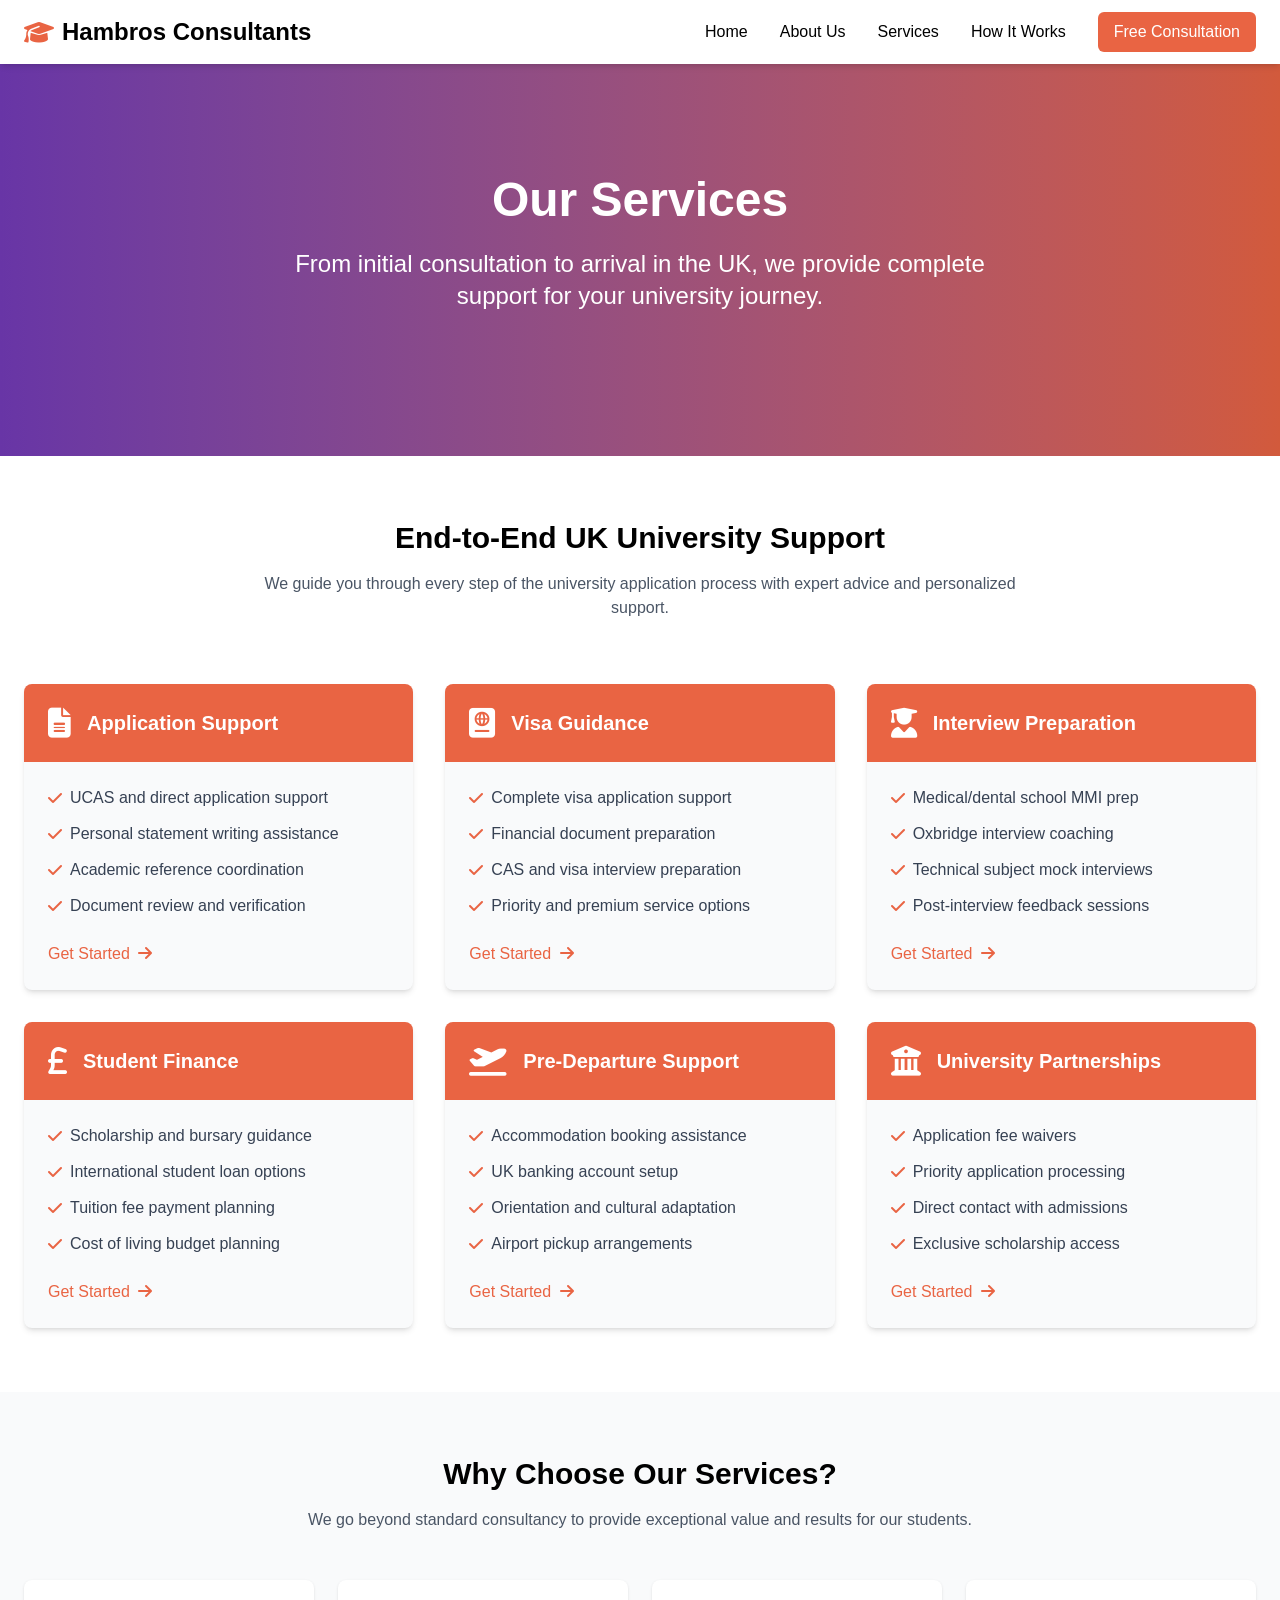
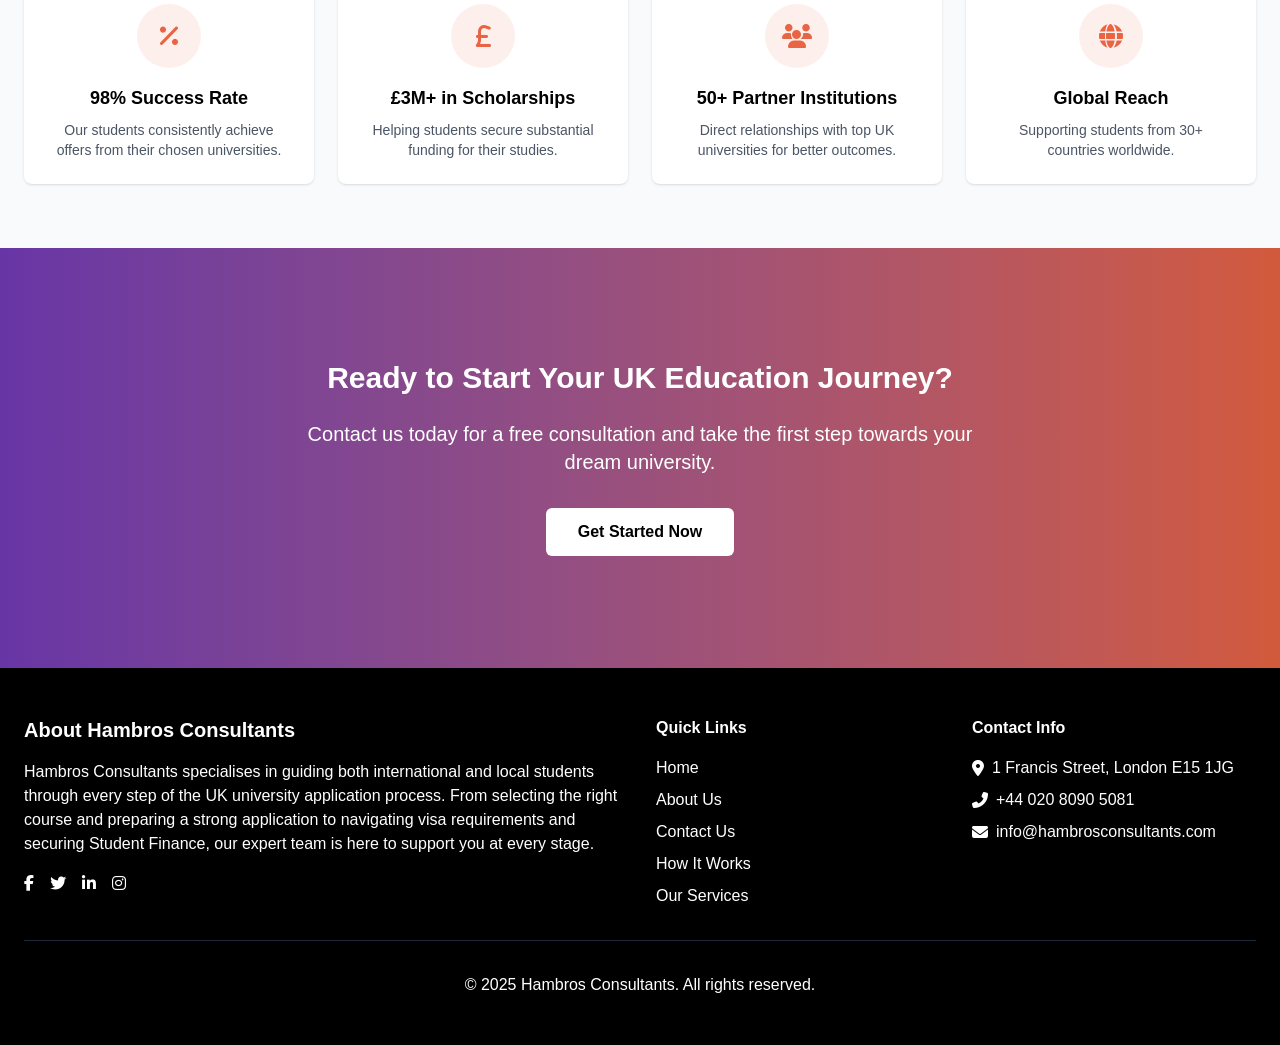
<file: services/index.html>
<!DOCTYPE html>
<html lang="en">

<head>
    <meta charset="UTF-8">
    <meta name="viewport" content="width=device-width, initial-scale=1.0">

    <title>Our Services | Hambros Consultants | UK University Admissions Specialists</title>
    <meta name="description"
        content="Comprehensive UK university admission services for international students including application support, visa guidance, and interview preparation.">
    <meta name="keywords"
        content="UK university services, UCAS application help, student visa assistance, personal statement writing, university interview prep">
    <meta name="author" content="Hambros Consultants">
    <link rel="stylesheet" href="/assets/css/style.css">
    <link rel="stylesheet" href="https://cdnjs.cloudflare.com/ajax/libs/font-awesome/6.4.0/css/all.min.css">

</head>

<body class="bg-gray-50 ">

    <!-- Navigation -->
    <nav class="bg-white shadow-md sticky top-0 z-50">
        <div class="container mx-auto px-6 py-3">
            <div class="flex items-center justify-between">
                <div class="flex items-center">
                    <div class="text-primary-900 font-bold text-2xl mr-2">
                        <a href="/" class="flex items-center">
                            <i class="fas fa-graduation-cap text-primary-600 mr-2"></i>
                            Hambros Consultants
                        </a>
                    </div>
                </div>

                <div class="hidden md:flex items-center space-x-8">
                    <a href="/" class="text-primary-900 hover:text-primary-600 font-medium">Home</a>
                    <a href="/about-us/" class="text-primary-900 hover:text-primary-600 font-medium">About Us</a>
                    <a href="/services/" class="text-primary-900 hover:text-primary-600 font-medium">Services</a>
                    <a href="/#process" class="text-primary-900 hover:text-primary-600 font-medium">How It Works</a>

                    <a href="/contact-us/"
                        class="bg-primary-600 text-white px-4 py-2 rounded-md hover:bg-primary-700 transition duration-300">Free
                        Consultation</a>
                </div>

                <div class="md:hidden flex items-center">
                    <button class="outline-none mobile-menu-button">
                        <svg class="w-6 h-6 text-primary-900" fill="none" stroke-linecap="round" stroke-linejoin="round"
                            stroke-width="2" viewBox="0 0 24 24" stroke="currentColor">
                            <path d="M4 6h16M4 12h16M4 18h16"></path>
                        </svg>
                    </button>
                </div>
            </div>

            <div class="mobile-menu hidden md:hidden">
                <div class="flex flex-col mt-4 space-y-2">
                    <a href="/" class="block px-2 py-1 text-primary-900 hover:bg-primary-50 rounded">Home</a>
                    <a href="/about-us/" class="block px-2 py-1 text-primary-900 hover:bg-primary-50 rounded">About
                        Us</a>
                    <a href="/services/"
                        class="block px-2 py-1 text-primary-900 hover:bg-primary-50 rounded">Services</a>
                    <a href="/#process" class="block px-2 py-1 text-primary-900 hover:bg-primary-50 rounded">How It
                        Works</a>

                    <a href="/contact-us/"
                        class="block bg-primary-600 text-white px-4 py-2 rounded-md hover:bg-primary-700 transition duration-300 text-center mt-2">Free
                        Consultation</a>
                </div>
            </div>
        </div>
    </nav>

    <!-- Services Hero -->
    <section class="bg-gradient-to-r from-primary-500 to-primary-700 text-white py-20 md:py-28">
        <div class="container mx-auto px-6 text-center">
            <h1 class="text-4xl md:text-5xl font-bold mb-6">Our Services</h1>
            <p class="text-xl md:text-2xl mb-8 max-w-3xl mx-auto">From initial consultation to arrival in the UK, we
                provide complete support for your university journey.</p>
            
        </div>
    </section>

    <!-- Full Services Section -->
    <section id="full-services" class="py-16 bg-white">
        <div class="container mx-auto px-6">
            <div class="text-center mb-16">
                <h2 class="text-3xl font-bold text-primary-900 mb-4">End-to-End UK University Support</h2>
                <p class="text-gray-600 max-w-3xl mx-auto">We guide you through every step of the university application
                    process with expert advice and personalized support.</p>
            </div>

            <div class="grid grid-cols-1 md:grid-cols-3 gap-8">
                <!-- Application Support -->
                <div class="bg-gray-50 rounded-lg overflow-hidden shadow-md hover:shadow-lg transition duration-300">
                    <div class="bg-primary-600 text-white p-6">
                        <div class="flex items-center">
                            <i class="fas fa-file-alt text-3xl mr-4"></i>
                            <h3 class="text-xl font-bold">Application Support</h3>
                        </div>
                    </div>
                    <div class="p-6">
                        <ul class="space-y-3 text-gray-700">
                            <li class="flex items-start">
                                <i class="fas fa-check text-primary-600 mr-2 mt-1"></i>
                                <span>UCAS and direct application support</span>
                            </li>
                            <li class="flex items-start">
                                <i class="fas fa-check text-primary-600 mr-2 mt-1"></i>
                                <span>Personal statement writing assistance</span>
                            </li>
                            <li class="flex items-start">
                                <i class="fas fa-check text-primary-600 mr-2 mt-1"></i>
                                <span>Academic reference coordination</span>
                            </li>
                            <li class="flex items-start">
                                <i class="fas fa-check text-primary-600 mr-2 mt-1"></i>
                                <span>Document review and verification</span>
                            </li>
                        </ul>
                        <a href="/contact-us/"
                            class="mt-6 inline-block text-primary-600 font-medium hover:text-primary-800 transition duration-300">
                            Get Started <i class="fas fa-arrow-right ml-1"></i>
                        </a>
                    </div>
                </div>

                <!-- Visa Guidance -->
                <div class="bg-gray-50 rounded-lg overflow-hidden shadow-md hover:shadow-lg transition duration-300">
                    <div class="bg-primary-600 text-white p-6">
                        <div class="flex items-center">
                            <i class="fas fa-passport text-3xl mr-4"></i>
                            <h3 class="text-xl font-bold">Visa Guidance</h3>
                        </div>
                    </div>
                    <div class="p-6">
                        <ul class="space-y-3 text-gray-700">
                            <li class="flex items-start">
                                <i class="fas fa-check text-primary-600 mr-2 mt-1"></i>
                                <span>Complete visa application support</span>
                            </li>
                            <li class="flex items-start">
                                <i class="fas fa-check text-primary-600 mr-2 mt-1"></i>
                                <span>Financial document preparation</span>
                            </li>
                            <li class="flex items-start">
                                <i class="fas fa-check text-primary-600 mr-2 mt-1"></i>
                                <span>CAS and visa interview preparation</span>
                            </li>
                            <li class="flex items-start">
                                <i class="fas fa-check text-primary-600 mr-2 mt-1"></i>
                                <span>Priority and premium service options</span>
                            </li>
                        </ul>
                        <a href="/contact-us/"
                            class="mt-6 inline-block text-primary-600 font-medium hover:text-primary-800 transition duration-300">
                            Get Started <i class="fas fa-arrow-right ml-1"></i>
                        </a>
                    </div>
                </div>

                <!-- Interview Prep -->
                <div class="bg-gray-50 rounded-lg overflow-hidden shadow-md hover:shadow-lg transition duration-300">
                    <div class="bg-primary-600 text-white p-6">
                        <div class="flex items-center">
                            <i class="fas fa-user-graduate text-3xl mr-4"></i>
                            <h3 class="text-xl font-bold">Interview Preparation</h3>
                        </div>
                    </div>
                    <div class="p-6">
                        <ul class="space-y-3 text-gray-700">
                            <li class="flex items-start">
                                <i class="fas fa-check text-primary-600 mr-2 mt-1"></i>
                                <span>Medical/dental school MMI prep</span>
                            </li>
                            <li class="flex items-start">
                                <i class="fas fa-check text-primary-600 mr-2 mt-1"></i>
                                <span>Oxbridge interview coaching</span>
                            </li>
                            <li class="flex items-start">
                                <i class="fas fa-check text-primary-600 mr-2 mt-1"></i>
                                <span>Technical subject mock interviews</span>
                            </li>
                            <li class="flex items-start">
                                <i class="fas fa-check text-primary-600 mr-2 mt-1"></i>
                                <span>Post-interview feedback sessions</span>
                            </li>
                        </ul>
                        <a href="/contact-us/"
                            class="mt-6 inline-block text-primary-600 font-medium hover:text-primary-800 transition duration-300">
                            Get Started <i class="fas fa-arrow-right ml-1"></i>
                        </a>
                    </div>
                </div>

                <!-- Student Finance -->
                <div class="bg-gray-50 rounded-lg overflow-hidden shadow-md hover:shadow-lg transition duration-300">
                    <div class="bg-primary-600 text-white p-6">
                        <div class="flex items-center">
                            <i class="fas fa-pound-sign text-3xl mr-4"></i>
                            <h3 class="text-xl font-bold">Student Finance</h3>
                        </div>
                    </div>
                    <div class="p-6">
                        <ul class="space-y-3 text-gray-700">
                            <li class="flex items-start">
                                <i class="fas fa-check text-primary-600 mr-2 mt-1"></i>
                                <span>Scholarship and bursary guidance</span>
                            </li>
                            <li class="flex items-start">
                                <i class="fas fa-check text-primary-600 mr-2 mt-1"></i>
                                <span>International student loan options</span>
                            </li>
                            <li class="flex items-start">
                                <i class="fas fa-check text-primary-600 mr-2 mt-1"></i>
                                <span>Tuition fee payment planning</span>
                            </li>
                            <li class="flex items-start">
                                <i class="fas fa-check text-primary-600 mr-2 mt-1"></i>
                                <span>Cost of living budget planning</span>
                            </li>
                        </ul>
                        <a href="/contact-us/"
                            class="mt-6 inline-block text-primary-600 font-medium hover:text-primary-800 transition duration-300">
                            Get Started <i class="fas fa-arrow-right ml-1"></i>
                        </a>
                    </div>
                </div>

                <!-- Pre-Departure -->
                <div class="bg-gray-50 rounded-lg overflow-hidden shadow-md hover:shadow-lg transition duration-300">
                    <div class="bg-primary-600 text-white p-6">
                        <div class="flex items-center">
                            <i class="fas fa-plane-departure text-3xl mr-4"></i>
                            <h3 class="text-xl font-bold">Pre-Departure Support</h3>
                        </div>
                    </div>
                    <div class="p-6">
                        <ul class="space-y-3 text-gray-700">
                            <li class="flex items-start">
                                <i class="fas fa-check text-primary-600 mr-2 mt-1"></i>
                                <span>Accommodation booking assistance</span>
                            </li>
                            <li class="flex items-start">
                                <i class="fas fa-check text-primary-600 mr-2 mt-1"></i>
                                <span>UK banking account setup</span>
                            </li>
                            <li class="flex items-start">
                                <i class="fas fa-check text-primary-600 mr-2 mt-1"></i>
                                <span>Orientation and cultural adaptation</span>
                            </li>
                            <li class="flex items-start">
                                <i class="fas fa-check text-primary-600 mr-2 mt-1"></i>
                                <span>Airport pickup arrangements</span>
                            </li>
                        </ul>
                        <a href="/contact-us/"
                            class="mt-6 inline-block text-primary-600 font-medium hover:text-primary-800 transition duration-300">
                            Get Started <i class="fas fa-arrow-right ml-1"></i>
                        </a>
                    </div>
                </div>

                <!-- University Partnerships -->
                <div class="bg-gray-50 rounded-lg overflow-hidden shadow-md hover:shadow-lg transition duration-300">
                    <div class="bg-primary-600 text-white p-6">
                        <div class="flex items-center">
                            <i class="fas fa-university text-3xl mr-4"></i>
                            <h3 class="text-xl font-bold">University Partnerships</h3>
                        </div>
                    </div>
                    <div class="p-6">
                        <ul class="space-y-3 text-gray-700">
                            <li class="flex items-start">
                                <i class="fas fa-check text-primary-600 mr-2 mt-1"></i>
                                <span>Application fee waivers</span>
                            </li>
                            <li class="flex items-start">
                                <i class="fas fa-check text-primary-600 mr-2 mt-1"></i>
                                <span>Priority application processing</span>
                            </li>
                            <li class="flex items-start">
                                <i class="fas fa-check text-primary-600 mr-2 mt-1"></i>
                                <span>Direct contact with admissions</span>
                            </li>
                            <li class="flex items-start">
                                <i class="fas fa-check text-primary-600 mr-2 mt-1"></i>
                                <span>Exclusive scholarship access</span>
                            </li>
                        </ul>
                        <a href="/contact-us/"
                            class="mt-6 inline-block text-primary-600 font-medium hover:text-primary-800 transition duration-300">
                            Get Started <i class="fas fa-arrow-right ml-1"></i>
                        </a>
                    </div>
                </div>
            </div>
        </div>
    </section>

    <!-- Service Benefits -->
    <section class="py-16 bg-gray-50">
        <div class="container mx-auto px-6">
            <div class="text-center mb-12">
                <h2 class="text-3xl font-bold text-primary-900 mb-4">Why Choose Our Services?</h2>
                <p class="text-gray-600 max-w-3xl mx-auto">We go beyond standard consultancy to provide exceptional
                    value and results for our students.</p>
            </div>

            <div class="grid md:grid-cols-4 gap-6">
                <div class="bg-white p-6 rounded-lg shadow-sm text-center">
                    <div class="bg-primary-100 w-16 h-16 rounded-full flex items-center justify-center mx-auto mb-4">
                        <i class="fas fa-percentage text-primary-600 text-2xl"></i>
                    </div>
                    <h3 class="text-lg font-semibold mb-2">98% Success Rate</h3>
                    <p class="text-gray-600 text-sm">Our students consistently achieve offers from their chosen
                        universities.</p>
                </div>

                <div class="bg-white p-6 rounded-lg shadow-sm text-center">
                    <div class="bg-primary-100 w-16 h-16 rounded-full flex items-center justify-center mx-auto mb-4">
                        <i class="fas fa-pound-sign text-primary-600 text-2xl"></i>
                    </div>
                    <h3 class="text-lg font-semibold mb-2">£3M+ in Scholarships</h3>
                    <p class="text-gray-600 text-sm">Helping students secure substantial funding for their studies.</p>
                </div>

                <div class="bg-white p-6 rounded-lg shadow-sm text-center">
                    <div class="bg-primary-100 w-16 h-16 rounded-full flex items-center justify-center mx-auto mb-4">
                        <i class="fas fa-users text-primary-600 text-2xl"></i>
                    </div>
                    <h3 class="text-lg font-semibold mb-2">50+ Partner Institutions</h3>
                    <p class="text-gray-600 text-sm">Direct relationships with top UK universities for better outcomes.
                    </p>
                </div>

                <div class="bg-white p-6 rounded-lg shadow-sm text-center">
                    <div class="bg-primary-100 w-16 h-16 rounded-full flex items-center justify-center mx-auto mb-4">
                        <i class="fas fa-globe text-primary-600 text-2xl"></i>
                    </div>
                    <h3 class="text-lg font-semibold mb-2">Global Reach</h3>
                    <p class="text-gray-600 text-sm">Supporting students from 30+ countries worldwide.</p>
                </div>
            </div>
        </div>
    </section>

    <!-- CTA Section -->
    <section class="bg-gradient-to-r from-primary-500 to-primary-700 text-white py-20 md:py-28">
        <div class="container mx-auto px-6 text-center">
            <h2 class="text-3xl font-bold mb-6">Ready to Start Your UK Education Journey?</h2>
            <p class="text-xl mb-8 max-w-2xl mx-auto">Contact us today for a free consultation and take the first step
                towards your dream university.</p>
            <a href="/contact-us/"
                class="bg-white text-primary-900 px-8 py-3 rounded-md font-semibold hover:bg-gray-100 transition duration-300 inline-block">Get
                Started Now</a>
        </div>
    </section>


    <footer class="bg-primary-900 text-white py-12">
        <div class="container mx-auto px-6">
            <div class="grid grid-cols-1 lg:grid-cols-12 gap-8">
                <!-- Column 1: About - 50% width -->
                <div class="lg:col-span-6">
                    <h3 class="text-xl font-bold mb-4">About Hambros Consultants</h3>
                    <p class="mb-4">
                       Hambros Consultants specialises in guiding both international and local students through every step of the UK university application process. From selecting the right course and preparing a strong application to navigating visa requirements and securing Student Finance, our expert team is here to support you at every stage.
                    </p>
                    <div class="flex space-x-4">
                        <a href="#" class="hover:text-primary-300"><i class="fab fa-facebook-f"></i></a>
                        <a href="#" class="hover:text-primary-300"><i class="fab fa-twitter"></i></a>
                        <a href="#" class="hover:text-primary-300"><i class="fab fa-linkedin-in"></i></a>
                        <a href="#" class="hover:text-primary-300"><i class="fab fa-instagram"></i></a>
                    </div>
                </div>

                <!-- Column 2: Services - 25% width -->
                <div class="lg:col-span-3">
                    <h4 class="font-semibold mb-4">Quick Links</h4>
                    <ul class="space-y-2">
                        <li><a href="/" class="hover:text-primary-300">Home</a></li>
                        <li><a href="/about-us/" class="hover:text-primary-300">About Us</a></li>
                        <li><a href="/contact-us/" class="hover:text-primary-300">Contact Us</a></li>
                        <li><a href="/#process" class="hover:text-primary-300">How It Works</a></li>
                        <li><a href="/services/" class="hover:text-primary-300">Our Services</a></li>
                    </ul>
                </div>

                <!-- Column 3: Contact Info - 25% width -->
                <div class="lg:col-span-3">
                    <h4 class="font-semibold mb-4">Contact Info</h4>
                    <ul class="space-y-2">
                        <li class="flex items-start">
                            <i class="fas fa-map-marker-alt mr-2 mt-1"></i>
                            <span>1 Francis Street, London E15 1JG</span>
                        </li>
                        <li class="flex items-start">
                            <i class="fas fa-phone-alt mr-2 mt-1"></i>
                            <span>+44 020 8090 5081</span>
                        </li>
                        <li class="flex items-start">
                            <i class="fas fa-envelope mr-2 mt-1"></i>
                            <span>info@hambrosconsultants.com</span>
                        </li>
                    </ul>
                </div>
            </div>

            <div class="border-t border-gray-800 mt-8 pt-8 flex flex-col md:flex-row justify-center items-center">
                <p>© 2025 Hambros Consultants. All rights reserved.</p>
                <!-- <div class="flex space-x-4 mt-4 md:mt-0">
                <a href="#" class="hover:text-primary-300">Privacy Policy</a>
                <a href="#" class="hover:text-primary-300">Terms of Service</a>
            </div> -->
            </div>
        </div>
    </footer>


    <!-- Scripts -->
    <script src="/assets/js/script.min.js"></script>
</body>

</html>
</file>
<file: assets/css/style.css>
/*! tailwindcss v4.1.8 | MIT License | https://tailwindcss.com */
@layer properties;
@layer theme, base, components, utilities;
@layer theme {
  :root, :host {
    --font-sans: ui-sans-serif, system-ui, sans-serif, "Apple Color Emoji",
      "Segoe UI Emoji", "Segoe UI Symbol", "Noto Color Emoji";
    --font-mono: ui-monospace, SFMono-Regular, Menlo, Monaco, Consolas, "Liberation Mono",
      "Courier New", monospace;
    --color-yellow-400: oklch(85.2% 0.199 91.936);
    --color-gray-50: oklch(98.5% 0.002 247.839);
    --color-gray-100: oklch(96.7% 0.003 264.542);
    --color-gray-200: oklch(92.8% 0.006 264.531);
    --color-gray-300: oklch(87.2% 0.01 258.338);
    --color-gray-500: oklch(55.1% 0.027 264.364);
    --color-gray-600: oklch(44.6% 0.03 256.802);
    --color-gray-700: oklch(37.3% 0.034 259.733);
    --color-gray-800: oklch(27.8% 0.033 256.848);
    --color-white: #fff;
    --spacing: 0.25rem;
    --container-2xl: 42rem;
    --container-3xl: 48rem;
    --text-xs: 0.75rem;
    --text-xs--line-height: calc(1 / 0.75);
    --text-sm: 0.875rem;
    --text-sm--line-height: calc(1.25 / 0.875);
    --text-lg: 1.125rem;
    --text-lg--line-height: calc(1.75 / 1.125);
    --text-xl: 1.25rem;
    --text-xl--line-height: calc(1.75 / 1.25);
    --text-2xl: 1.5rem;
    --text-2xl--line-height: calc(2 / 1.5);
    --text-3xl: 1.875rem;
    --text-3xl--line-height: calc(2.25 / 1.875);
    --text-4xl: 2.25rem;
    --text-4xl--line-height: calc(2.5 / 2.25);
    --text-5xl: 3rem;
    --text-5xl--line-height: 1;
    --font-weight-medium: 500;
    --font-weight-semibold: 600;
    --font-weight-bold: 700;
    --radius-md: 0.375rem;
    --radius-lg: 0.5rem;
    --default-transition-duration: 150ms;
    --default-transition-timing-function: cubic-bezier(0.4, 0, 0.2, 1);
    --default-font-family: var(--font-sans);
    --default-mono-font-family: var(--font-mono);
    --color-primary-100: #fdf0ec;
    --color-primary-300: #eb7456;
    --color-primary-500: #6835a6;
    --color-primary-600: #e96443;
    --color-primary-700: #d25a3c;
    --color-primary-800: #ba5036;
    --color-primary-900: #000;
    --font-display: Arial, sans-serif;
  }
}
@layer base {
  *, ::after, ::before, ::backdrop, ::file-selector-button {
    box-sizing: border-box;
    margin: 0;
    padding: 0;
    border: 0 solid;
  }
  html, :host {
    line-height: 1.5;
    -webkit-text-size-adjust: 100%;
    tab-size: 4;
    font-family: var(--default-font-family, ui-sans-serif, system-ui, sans-serif, "Apple Color Emoji", "Segoe UI Emoji", "Segoe UI Symbol", "Noto Color Emoji");
    font-feature-settings: var(--default-font-feature-settings, normal);
    font-variation-settings: var(--default-font-variation-settings, normal);
    -webkit-tap-highlight-color: transparent;
  }
  hr {
    height: 0;
    color: inherit;
    border-top-width: 1px;
  }
  abbr:where([title]) {
    -webkit-text-decoration: underline dotted;
    text-decoration: underline dotted;
  }
  h1, h2, h3, h4, h5, h6 {
    font-size: inherit;
    font-weight: inherit;
  }
  a {
    color: inherit;
    -webkit-text-decoration: inherit;
    text-decoration: inherit;
  }
  b, strong {
    font-weight: bolder;
  }
  code, kbd, samp, pre {
    font-family: var(--default-mono-font-family, ui-monospace, SFMono-Regular, Menlo, Monaco, Consolas, "Liberation Mono", "Courier New", monospace);
    font-feature-settings: var(--default-mono-font-feature-settings, normal);
    font-variation-settings: var(--default-mono-font-variation-settings, normal);
    font-size: 1em;
  }
  small {
    font-size: 80%;
  }
  sub, sup {
    font-size: 75%;
    line-height: 0;
    position: relative;
    vertical-align: baseline;
  }
  sub {
    bottom: -0.25em;
  }
  sup {
    top: -0.5em;
  }
  table {
    text-indent: 0;
    border-color: inherit;
    border-collapse: collapse;
  }
  :-moz-focusring {
    outline: auto;
  }
  progress {
    vertical-align: baseline;
  }
  summary {
    display: list-item;
  }
  ol, ul, menu {
    list-style: none;
  }
  img, svg, video, canvas, audio, iframe, embed, object {
    display: block;
    vertical-align: middle;
  }
  img, video {
    max-width: 100%;
    height: auto;
  }
  button, input, select, optgroup, textarea, ::file-selector-button {
    font: inherit;
    font-feature-settings: inherit;
    font-variation-settings: inherit;
    letter-spacing: inherit;
    color: inherit;
    border-radius: 0;
    background-color: transparent;
    opacity: 1;
  }
  :where(select:is([multiple], [size])) optgroup {
    font-weight: bolder;
  }
  :where(select:is([multiple], [size])) optgroup option {
    padding-inline-start: 20px;
  }
  ::file-selector-button {
    margin-inline-end: 4px;
  }
  ::placeholder {
    opacity: 1;
  }
  @supports (not (-webkit-appearance: -apple-pay-button))  or (contain-intrinsic-size: 1px) {
    ::placeholder {
      color: currentcolor;
      @supports (color: color-mix(in lab, red, red)) {
        color: color-mix(in oklab, currentcolor 50%, transparent);
      }
    }
  }
  textarea {
    resize: vertical;
  }
  ::-webkit-search-decoration {
    -webkit-appearance: none;
  }
  ::-webkit-date-and-time-value {
    min-height: 1lh;
    text-align: inherit;
  }
  ::-webkit-datetime-edit {
    display: inline-flex;
  }
  ::-webkit-datetime-edit-fields-wrapper {
    padding: 0;
  }
  ::-webkit-datetime-edit, ::-webkit-datetime-edit-year-field, ::-webkit-datetime-edit-month-field, ::-webkit-datetime-edit-day-field, ::-webkit-datetime-edit-hour-field, ::-webkit-datetime-edit-minute-field, ::-webkit-datetime-edit-second-field, ::-webkit-datetime-edit-millisecond-field, ::-webkit-datetime-edit-meridiem-field {
    padding-block: 0;
  }
  :-moz-ui-invalid {
    box-shadow: none;
  }
  button, input:where([type="button"], [type="reset"], [type="submit"]), ::file-selector-button {
    appearance: button;
  }
  ::-webkit-inner-spin-button, ::-webkit-outer-spin-button {
    height: auto;
  }
  [hidden]:where(:not([hidden="until-found"])) {
    display: none !important;
  }
}
@layer utilities {
  .static {
    position: static;
  }
  .sticky {
    position: sticky;
  }
  .top-0 {
    top: calc(var(--spacing) * 0);
  }
  .z-50 {
    z-index: 50;
  }
  .container {
    width: 100%;
    @media (width >= 40rem) {
      max-width: 40rem;
    }
    @media (width >= 48rem) {
      max-width: 48rem;
    }
    @media (width >= 64rem) {
      max-width: 64rem;
    }
    @media (width >= 80rem) {
      max-width: 80rem;
    }
    @media (width >= 96rem) {
      max-width: 96rem;
    }
  }
  .mx-auto {
    margin-inline: auto;
  }
  .mt-1 {
    margin-top: calc(var(--spacing) * 1);
  }
  .mt-2 {
    margin-top: calc(var(--spacing) * 2);
  }
  .mt-3 {
    margin-top: calc(var(--spacing) * 3);
  }
  .mt-4 {
    margin-top: calc(var(--spacing) * 4);
  }
  .mt-6 {
    margin-top: calc(var(--spacing) * 6);
  }
  .mt-8 {
    margin-top: calc(var(--spacing) * 8);
  }
  .mt-12 {
    margin-top: calc(var(--spacing) * 12);
  }
  .mr-2 {
    margin-right: calc(var(--spacing) * 2);
  }
  .mr-4 {
    margin-right: calc(var(--spacing) * 4);
  }
  .mb-1 {
    margin-bottom: calc(var(--spacing) * 1);
  }
  .mb-2 {
    margin-bottom: calc(var(--spacing) * 2);
  }
  .mb-3 {
    margin-bottom: calc(var(--spacing) * 3);
  }
  .mb-4 {
    margin-bottom: calc(var(--spacing) * 4);
  }
  .mb-6 {
    margin-bottom: calc(var(--spacing) * 6);
  }
  .mb-8 {
    margin-bottom: calc(var(--spacing) * 8);
  }
  .mb-10 {
    margin-bottom: calc(var(--spacing) * 10);
  }
  .mb-12 {
    margin-bottom: calc(var(--spacing) * 12);
  }
  .mb-16 {
    margin-bottom: calc(var(--spacing) * 16);
  }
  .ml-1 {
    margin-left: calc(var(--spacing) * 1);
  }
  .ml-2 {
    margin-left: calc(var(--spacing) * 2);
  }
  .block {
    display: block;
  }
  .flex {
    display: flex;
  }
  .grid {
    display: grid;
  }
  .hidden {
    display: none;
  }
  .inline-block {
    display: inline-block;
  }
  .inline-flex {
    display: inline-flex;
  }
  .h-6 {
    height: calc(var(--spacing) * 6);
  }
  .h-12 {
    height: calc(var(--spacing) * 12);
  }
  .h-16 {
    height: calc(var(--spacing) * 16);
  }
  .h-32 {
    height: calc(var(--spacing) * 32);
  }
  .h-full {
    height: 100%;
  }
  .w-6 {
    width: calc(var(--spacing) * 6);
  }
  .w-12 {
    width: calc(var(--spacing) * 12);
  }
  .w-16 {
    width: calc(var(--spacing) * 16);
  }
  .w-32 {
    width: calc(var(--spacing) * 32);
  }
  .w-full {
    width: 100%;
  }
  .max-w-2xl {
    max-width: var(--container-2xl);
  }
  .max-w-3xl {
    max-width: var(--container-3xl);
  }
  .flex-shrink-0 {
    flex-shrink: 0;
  }
  .transform {
    transform: var(--tw-rotate-x,) var(--tw-rotate-y,) var(--tw-rotate-z,) var(--tw-skew-x,) var(--tw-skew-y,);
  }
  .grid-cols-1 {
    grid-template-columns: repeat(1, minmax(0, 1fr));
  }
  .grid-cols-2 {
    grid-template-columns: repeat(2, minmax(0, 1fr));
  }
  .flex-col {
    flex-direction: column;
  }
  .items-center {
    align-items: center;
  }
  .items-start {
    align-items: flex-start;
  }
  .justify-between {
    justify-content: space-between;
  }
  .justify-center {
    justify-content: center;
  }
  .gap-4 {
    gap: calc(var(--spacing) * 4);
  }
  .gap-6 {
    gap: calc(var(--spacing) * 6);
  }
  .gap-8 {
    gap: calc(var(--spacing) * 8);
  }
  .gap-12 {
    gap: calc(var(--spacing) * 12);
  }
  .space-y-2 {
    :where(& > :not(:last-child)) {
      --tw-space-y-reverse: 0;
      margin-block-start: calc(calc(var(--spacing) * 2) * var(--tw-space-y-reverse));
      margin-block-end: calc(calc(var(--spacing) * 2) * calc(1 - var(--tw-space-y-reverse)));
    }
  }
  .space-y-3 {
    :where(& > :not(:last-child)) {
      --tw-space-y-reverse: 0;
      margin-block-start: calc(calc(var(--spacing) * 3) * var(--tw-space-y-reverse));
      margin-block-end: calc(calc(var(--spacing) * 3) * calc(1 - var(--tw-space-y-reverse)));
    }
  }
  .space-y-4 {
    :where(& > :not(:last-child)) {
      --tw-space-y-reverse: 0;
      margin-block-start: calc(calc(var(--spacing) * 4) * var(--tw-space-y-reverse));
      margin-block-end: calc(calc(var(--spacing) * 4) * calc(1 - var(--tw-space-y-reverse)));
    }
  }
  .space-y-6 {
    :where(& > :not(:last-child)) {
      --tw-space-y-reverse: 0;
      margin-block-start: calc(calc(var(--spacing) * 6) * var(--tw-space-y-reverse));
      margin-block-end: calc(calc(var(--spacing) * 6) * calc(1 - var(--tw-space-y-reverse)));
    }
  }
  .space-x-4 {
    :where(& > :not(:last-child)) {
      --tw-space-x-reverse: 0;
      margin-inline-start: calc(calc(var(--spacing) * 4) * var(--tw-space-x-reverse));
      margin-inline-end: calc(calc(var(--spacing) * 4) * calc(1 - var(--tw-space-x-reverse)));
    }
  }
  .space-x-8 {
    :where(& > :not(:last-child)) {
      --tw-space-x-reverse: 0;
      margin-inline-start: calc(calc(var(--spacing) * 8) * var(--tw-space-x-reverse));
      margin-inline-end: calc(calc(var(--spacing) * 8) * calc(1 - var(--tw-space-x-reverse)));
    }
  }
  .overflow-hidden {
    overflow: hidden;
  }
  .rounded {
    border-radius: 0.25rem;
  }
  .rounded-full {
    border-radius: calc(infinity * 1px);
  }
  .rounded-lg {
    border-radius: var(--radius-lg);
  }
  .rounded-md {
    border-radius: var(--radius-md);
  }
  .border {
    border-style: var(--tw-border-style);
    border-width: 1px;
  }
  .border-2 {
    border-style: var(--tw-border-style);
    border-width: 2px;
  }
  .border-t {
    border-top-style: var(--tw-border-style);
    border-top-width: 1px;
  }
  .border-gray-200 {
    border-color: var(--color-gray-200);
  }
  .border-gray-300 {
    border-color: var(--color-gray-300);
  }
  .border-gray-800 {
    border-color: var(--color-gray-800);
  }
  .border-white {
    border-color: var(--color-white);
  }
  .bg-gray-50 {
    background-color: var(--color-gray-50);
  }
  .bg-primary-100 {
    background-color: var(--color-primary-100);
  }
  .bg-primary-600 {
    background-color: var(--color-primary-600);
  }
  .bg-primary-900 {
    background-color: var(--color-primary-900);
  }
  .bg-white {
    background-color: var(--color-white);
  }
  .bg-gradient-to-r {
    --tw-gradient-position: to right in oklab;
    background-image: linear-gradient(var(--tw-gradient-stops));
  }
  .from-primary-500 {
    --tw-gradient-from: var(--color-primary-500);
    --tw-gradient-stops: var(--tw-gradient-via-stops, var(--tw-gradient-position), var(--tw-gradient-from) var(--tw-gradient-from-position), var(--tw-gradient-to) var(--tw-gradient-to-position));
  }
  .to-primary-700 {
    --tw-gradient-to: var(--color-primary-700);
    --tw-gradient-stops: var(--tw-gradient-via-stops, var(--tw-gradient-position), var(--tw-gradient-from) var(--tw-gradient-from-position), var(--tw-gradient-to) var(--tw-gradient-to-position));
  }
  .p-3 {
    padding: calc(var(--spacing) * 3);
  }
  .p-6 {
    padding: calc(var(--spacing) * 6);
  }
  .p-8 {
    padding: calc(var(--spacing) * 8);
  }
  .px-2 {
    padding-inline: calc(var(--spacing) * 2);
  }
  .px-4 {
    padding-inline: calc(var(--spacing) * 4);
  }
  .px-6 {
    padding-inline: calc(var(--spacing) * 6);
  }
  .px-8 {
    padding-inline: calc(var(--spacing) * 8);
  }
  .py-1 {
    padding-block: calc(var(--spacing) * 1);
  }
  .py-2 {
    padding-block: calc(var(--spacing) * 2);
  }
  .py-3 {
    padding-block: calc(var(--spacing) * 3);
  }
  .py-4 {
    padding-block: calc(var(--spacing) * 4);
  }
  .py-12 {
    padding-block: calc(var(--spacing) * 12);
  }
  .py-16 {
    padding-block: calc(var(--spacing) * 16);
  }
  .py-20 {
    padding-block: calc(var(--spacing) * 20);
  }
  .pt-8 {
    padding-top: calc(var(--spacing) * 8);
  }
  .text-center {
    text-align: center;
  }
  .text-justify {
    text-align: justify;
  }
  .text-left {
    text-align: left;
  }
  .text-2xl {
    font-size: var(--text-2xl);
    line-height: var(--tw-leading, var(--text-2xl--line-height));
  }
  .text-3xl {
    font-size: var(--text-3xl);
    line-height: var(--tw-leading, var(--text-3xl--line-height));
  }
  .text-4xl {
    font-size: var(--text-4xl);
    line-height: var(--tw-leading, var(--text-4xl--line-height));
  }
  .text-lg {
    font-size: var(--text-lg);
    line-height: var(--tw-leading, var(--text-lg--line-height));
  }
  .text-sm {
    font-size: var(--text-sm);
    line-height: var(--tw-leading, var(--text-sm--line-height));
  }
  .text-xl {
    font-size: var(--text-xl);
    line-height: var(--tw-leading, var(--text-xl--line-height));
  }
  .text-xs {
    font-size: var(--text-xs);
    line-height: var(--tw-leading, var(--text-xs--line-height));
  }
  .font-bold {
    --tw-font-weight: var(--font-weight-bold);
    font-weight: var(--font-weight-bold);
  }
  .font-medium {
    --tw-font-weight: var(--font-weight-medium);
    font-weight: var(--font-weight-medium);
  }
  .font-semibold {
    --tw-font-weight: var(--font-weight-semibold);
    font-weight: var(--font-weight-semibold);
  }
  .text-gray-500 {
    color: var(--color-gray-500);
  }
  .text-gray-600 {
    color: var(--color-gray-600);
  }
  .text-gray-700 {
    color: var(--color-gray-700);
  }
  .text-primary-600 {
    color: var(--color-primary-600);
  }
  .text-primary-900 {
    color: var(--color-primary-900);
  }
  .text-white {
    color: var(--color-white);
  }
  .text-yellow-400 {
    color: var(--color-yellow-400);
  }
  .italic {
    font-style: italic;
  }
  .shadow-lg {
    --tw-shadow: 0 10px 15px -3px var(--tw-shadow-color, rgb(0 0 0 / 0.1)), 0 4px 6px -4px var(--tw-shadow-color, rgb(0 0 0 / 0.1));
    box-shadow: var(--tw-inset-shadow), var(--tw-inset-ring-shadow), var(--tw-ring-offset-shadow), var(--tw-ring-shadow), var(--tw-shadow);
  }
  .shadow-md {
    --tw-shadow: 0 4px 6px -1px var(--tw-shadow-color, rgb(0 0 0 / 0.1)), 0 2px 4px -2px var(--tw-shadow-color, rgb(0 0 0 / 0.1));
    box-shadow: var(--tw-inset-shadow), var(--tw-inset-ring-shadow), var(--tw-ring-offset-shadow), var(--tw-ring-shadow), var(--tw-shadow);
  }
  .shadow-sm {
    --tw-shadow: 0 1px 3px 0 var(--tw-shadow-color, rgb(0 0 0 / 0.1)), 0 1px 2px -1px var(--tw-shadow-color, rgb(0 0 0 / 0.1));
    box-shadow: var(--tw-inset-shadow), var(--tw-inset-ring-shadow), var(--tw-ring-offset-shadow), var(--tw-ring-shadow), var(--tw-shadow);
  }
  .transition {
    transition-property: color, background-color, border-color, outline-color, text-decoration-color, fill, stroke, --tw-gradient-from, --tw-gradient-via, --tw-gradient-to, opacity, box-shadow, transform, translate, scale, rotate, filter, -webkit-backdrop-filter, backdrop-filter, display, visibility, content-visibility, overlay, pointer-events;
    transition-timing-function: var(--tw-ease, var(--default-transition-timing-function));
    transition-duration: var(--tw-duration, var(--default-transition-duration));
  }
  .duration-300 {
    --tw-duration: 300ms;
    transition-duration: 300ms;
  }
  .outline-none {
    --tw-outline-style: none;
    outline-style: none;
  }
  .hover\:bg-gray-100 {
    &:hover {
      @media (hover: hover) {
        background-color: var(--color-gray-100);
      }
    }
  }
  .hover\:bg-primary-700 {
    &:hover {
      @media (hover: hover) {
        background-color: var(--color-primary-700);
      }
    }
  }
  .hover\:bg-white {
    &:hover {
      @media (hover: hover) {
        background-color: var(--color-white);
      }
    }
  }
  .hover\:text-primary-300 {
    &:hover {
      @media (hover: hover) {
        color: var(--color-primary-300);
      }
    }
  }
  .hover\:text-primary-600 {
    &:hover {
      @media (hover: hover) {
        color: var(--color-primary-600);
      }
    }
  }
  .hover\:text-primary-800 {
    &:hover {
      @media (hover: hover) {
        color: var(--color-primary-800);
      }
    }
  }
  .hover\:text-primary-900 {
    &:hover {
      @media (hover: hover) {
        color: var(--color-primary-900);
      }
    }
  }
  .hover\:shadow-lg {
    &:hover {
      @media (hover: hover) {
        --tw-shadow: 0 10px 15px -3px var(--tw-shadow-color, rgb(0 0 0 / 0.1)), 0 4px 6px -4px var(--tw-shadow-color, rgb(0 0 0 / 0.1));
        box-shadow: var(--tw-inset-shadow), var(--tw-inset-ring-shadow), var(--tw-ring-offset-shadow), var(--tw-ring-shadow), var(--tw-shadow);
      }
    }
  }
  .focus\:outline-none {
    &:focus {
      --tw-outline-style: none;
      outline-style: none;
    }
  }
  .md\:order-1 {
    @media (width >= 48rem) {
      order: 1;
    }
  }
  .md\:order-2 {
    @media (width >= 48rem) {
      order: 2;
    }
  }
  .md\:mt-0 {
    @media (width >= 48rem) {
      margin-top: calc(var(--spacing) * 0);
    }
  }
  .md\:mb-0 {
    @media (width >= 48rem) {
      margin-bottom: calc(var(--spacing) * 0);
    }
  }
  .md\:flex {
    @media (width >= 48rem) {
      display: flex;
    }
  }
  .md\:hidden {
    @media (width >= 48rem) {
      display: none;
    }
  }
  .md\:w-1\/2 {
    @media (width >= 48rem) {
      width: calc(1/2 * 100%);
    }
  }
  .md\:grid-cols-2 {
    @media (width >= 48rem) {
      grid-template-columns: repeat(2, minmax(0, 1fr));
    }
  }
  .md\:grid-cols-3 {
    @media (width >= 48rem) {
      grid-template-columns: repeat(3, minmax(0, 1fr));
    }
  }
  .md\:grid-cols-4 {
    @media (width >= 48rem) {
      grid-template-columns: repeat(4, minmax(0, 1fr));
    }
  }
  .md\:flex-row {
    @media (width >= 48rem) {
      flex-direction: row;
    }
  }
  .md\:py-28 {
    @media (width >= 48rem) {
      padding-block: calc(var(--spacing) * 28);
    }
  }
  .md\:py-32 {
    @media (width >= 48rem) {
      padding-block: calc(var(--spacing) * 32);
    }
  }
  .md\:pr-12 {
    @media (width >= 48rem) {
      padding-right: calc(var(--spacing) * 12);
    }
  }
  .md\:pl-12 {
    @media (width >= 48rem) {
      padding-left: calc(var(--spacing) * 12);
    }
  }
  .md\:text-2xl {
    @media (width >= 48rem) {
      font-size: var(--text-2xl);
      line-height: var(--tw-leading, var(--text-2xl--line-height));
    }
  }
  .md\:text-5xl {
    @media (width >= 48rem) {
      font-size: var(--text-5xl);
      line-height: var(--tw-leading, var(--text-5xl--line-height));
    }
  }
  .lg\:col-span-3 {
    @media (width >= 64rem) {
      grid-column: span 3 / span 3;
    }
  }
  .lg\:col-span-6 {
    @media (width >= 64rem) {
      grid-column: span 6 / span 6;
    }
  }
  .lg\:w-1\/2 {
    @media (width >= 64rem) {
      width: calc(1/2 * 100%);
    }
  }
  .lg\:grid-cols-3 {
    @media (width >= 64rem) {
      grid-template-columns: repeat(3, minmax(0, 1fr));
    }
  }
  .lg\:grid-cols-12 {
    @media (width >= 64rem) {
      grid-template-columns: repeat(12, minmax(0, 1fr));
    }
  }
  .lg\:flex-row {
    @media (width >= 64rem) {
      flex-direction: row;
    }
  }
}
body {
  font-family: var(--font-display);
  scroll-behavior: smooth;
}
.hero {
  background: linear-gradient(rgba(0, 41, 107, 0.7), rgba(0, 41, 107, 0.7)), url("/assets/img/hero-bg.webp") no-repeat center center;
  background-size: cover;
  background-position: center;
}
.service-card:hover {
  transform: translateY(-5px);
  box-shadow: 0 10px 25px rgba(0, 0, 0, 0.1);
}
.timeline-step {
  position: relative;
}
.timeline-step:not(:last-child):after {
  content: "";
  position: absolute;
  top: 50%;
  right: -2rem;
  width: 2rem;
  height: 2px;
  background: #3b82f6;
}
@media (max-width: 768px) {
  .timeline-step:not(:last-child):after {
    display: none;
  }
}
.testimonial-card {
  box-shadow: 0 4px 6px rgba(0, 0, 0, 0.1);
  transition: all 0.3s ease;
}
.testimonial-card:hover {
  transform: translateY(-5px);
  box-shadow: 0 10px 25px rgba(0, 0, 0, 0.1);
}
@property --tw-rotate-x {
  syntax: "*";
  inherits: false;
}
@property --tw-rotate-y {
  syntax: "*";
  inherits: false;
}
@property --tw-rotate-z {
  syntax: "*";
  inherits: false;
}
@property --tw-skew-x {
  syntax: "*";
  inherits: false;
}
@property --tw-skew-y {
  syntax: "*";
  inherits: false;
}
@property --tw-space-y-reverse {
  syntax: "*";
  inherits: false;
  initial-value: 0;
}
@property --tw-space-x-reverse {
  syntax: "*";
  inherits: false;
  initial-value: 0;
}
@property --tw-border-style {
  syntax: "*";
  inherits: false;
  initial-value: solid;
}
@property --tw-gradient-position {
  syntax: "*";
  inherits: false;
}
@property --tw-gradient-from {
  syntax: "<color>";
  inherits: false;
  initial-value: #0000;
}
@property --tw-gradient-via {
  syntax: "<color>";
  inherits: false;
  initial-value: #0000;
}
@property --tw-gradient-to {
  syntax: "<color>";
  inherits: false;
  initial-value: #0000;
}
@property --tw-gradient-stops {
  syntax: "*";
  inherits: false;
}
@property --tw-gradient-via-stops {
  syntax: "*";
  inherits: false;
}
@property --tw-gradient-from-position {
  syntax: "<length-percentage>";
  inherits: false;
  initial-value: 0%;
}
@property --tw-gradient-via-position {
  syntax: "<length-percentage>";
  inherits: false;
  initial-value: 50%;
}
@property --tw-gradient-to-position {
  syntax: "<length-percentage>";
  inherits: false;
  initial-value: 100%;
}
@property --tw-font-weight {
  syntax: "*";
  inherits: false;
}
@property --tw-shadow {
  syntax: "*";
  inherits: false;
  initial-value: 0 0 #0000;
}
@property --tw-shadow-color {
  syntax: "*";
  inherits: false;
}
@property --tw-shadow-alpha {
  syntax: "<percentage>";
  inherits: false;
  initial-value: 100%;
}
@property --tw-inset-shadow {
  syntax: "*";
  inherits: false;
  initial-value: 0 0 #0000;
}
@property --tw-inset-shadow-color {
  syntax: "*";
  inherits: false;
}
@property --tw-inset-shadow-alpha {
  syntax: "<percentage>";
  inherits: false;
  initial-value: 100%;
}
@property --tw-ring-color {
  syntax: "*";
  inherits: false;
}
@property --tw-ring-shadow {
  syntax: "*";
  inherits: false;
  initial-value: 0 0 #0000;
}
@property --tw-inset-ring-color {
  syntax: "*";
  inherits: false;
}
@property --tw-inset-ring-shadow {
  syntax: "*";
  inherits: false;
  initial-value: 0 0 #0000;
}
@property --tw-ring-inset {
  syntax: "*";
  inherits: false;
}
@property --tw-ring-offset-width {
  syntax: "<length>";
  inherits: false;
  initial-value: 0px;
}
@property --tw-ring-offset-color {
  syntax: "*";
  inherits: false;
  initial-value: #fff;
}
@property --tw-ring-offset-shadow {
  syntax: "*";
  inherits: false;
  initial-value: 0 0 #0000;
}
@property --tw-duration {
  syntax: "*";
  inherits: false;
}
@layer properties {
  @supports ((-webkit-hyphens: none) and (not (margin-trim: inline))) or ((-moz-orient: inline) and (not (color:rgb(from red r g b)))) {
    *, ::before, ::after, ::backdrop {
      --tw-rotate-x: initial;
      --tw-rotate-y: initial;
      --tw-rotate-z: initial;
      --tw-skew-x: initial;
      --tw-skew-y: initial;
      --tw-space-y-reverse: 0;
      --tw-space-x-reverse: 0;
      --tw-border-style: solid;
      --tw-gradient-position: initial;
      --tw-gradient-from: #0000;
      --tw-gradient-via: #0000;
      --tw-gradient-to: #0000;
      --tw-gradient-stops: initial;
      --tw-gradient-via-stops: initial;
      --tw-gradient-from-position: 0%;
      --tw-gradient-via-position: 50%;
      --tw-gradient-to-position: 100%;
      --tw-font-weight: initial;
      --tw-shadow: 0 0 #0000;
      --tw-shadow-color: initial;
      --tw-shadow-alpha: 100%;
      --tw-inset-shadow: 0 0 #0000;
      --tw-inset-shadow-color: initial;
      --tw-inset-shadow-alpha: 100%;
      --tw-ring-color: initial;
      --tw-ring-shadow: 0 0 #0000;
      --tw-inset-ring-color: initial;
      --tw-inset-ring-shadow: 0 0 #0000;
      --tw-ring-inset: initial;
      --tw-ring-offset-width: 0px;
      --tw-ring-offset-color: #fff;
      --tw-ring-offset-shadow: 0 0 #0000;
      --tw-duration: initial;
    }
  }
}
</file>
